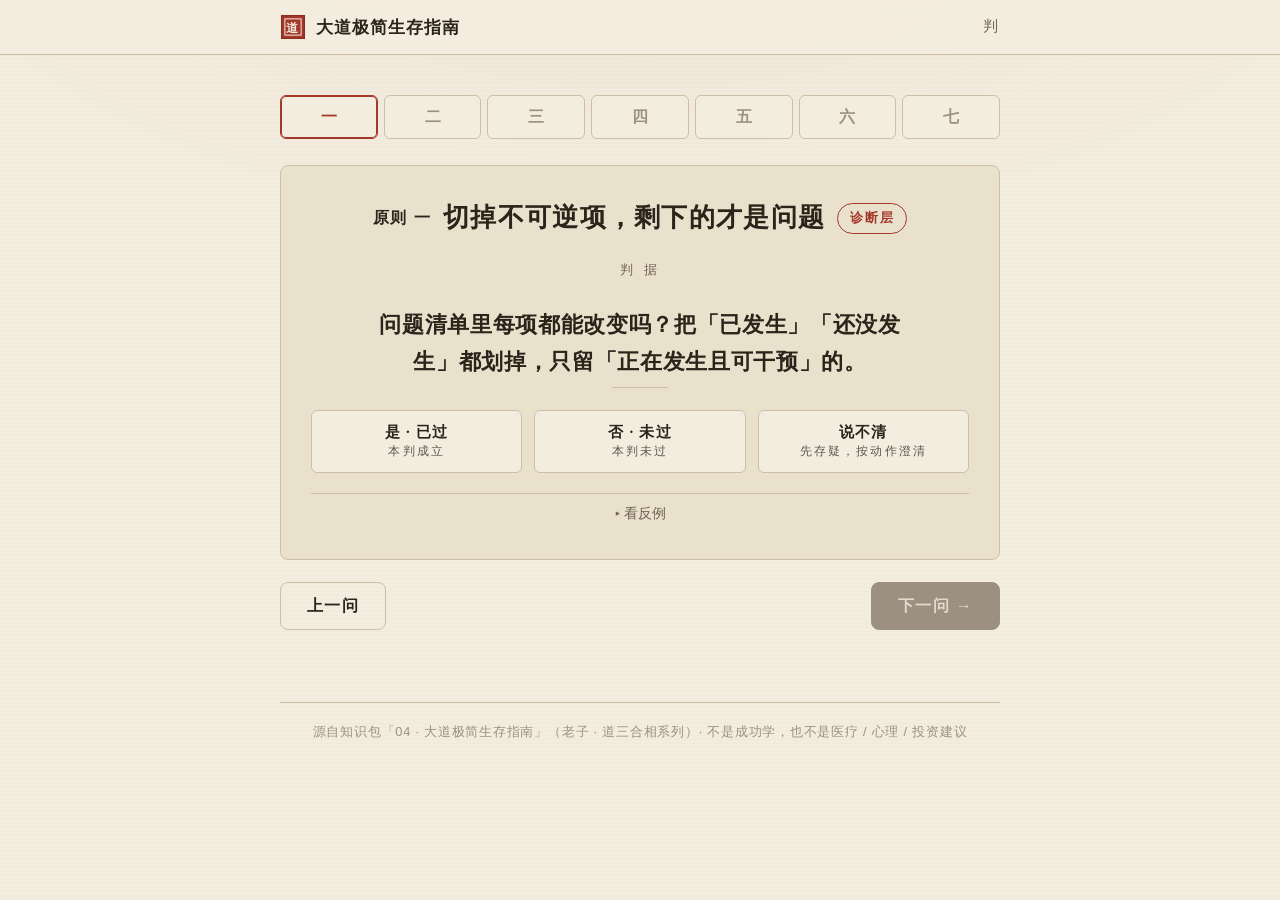
<file: apps/samples/dao-survival-guide/index.html>
<!DOCTYPE html>
<html lang="zh-CN">
<head>
<meta charset="UTF-8">
<meta name="viewport" content="width=device-width, initial-scale=1">
<title>大道极简生存指南 · 七条判据</title>
<meta name="description" content="从「道生一一生二二生三」到两组行动三元组，收敛为七条可当场判定的原则。每条含判据、反例与一条 5 分钟可完成的最小动作。">
<link rel="stylesheet" href="https://miaoda.feishu.cn/fonts/css2?family=Noto+Serif+SC:wght@400;600;700;900&amp;family=Noto+Sans+SC:wght@300;400;500;700&amp;display=swap">
<link rel="stylesheet" href="styles.css">
</head>
<body>

<header class="topbar">
  <div class="topbar-inner">
    <button class="brand" id="brand-btn" type="button" aria-label="回到首页">
      <span class="brand-seal" aria-hidden="true">
        <svg viewBox="0 0 24 24" role="img" focusable="false">
          <rect x="1.5" y="1.5" width="21" height="21" fill="var(--cinnabar)" stroke="var(--cinnabar-deep)" stroke-width="1.2"/>
          <rect x="4.5" y="4.5" width="15" height="15" fill="none" stroke="var(--paper)" stroke-width="0.9"/>
          <text x="12" y="16.4" text-anchor="middle" font-family="'Noto Serif SC', 'Songti SC', serif" font-size="11" font-weight="700" fill="var(--paper)">道</text>
        </svg>
      </span>
      <span class="brand-name">大道极简生存指南</span>
    </button>
    <div class="topbar-step" id="topbar-step" aria-live="polite">序</div>
  </div>
</header>

<main id="app">

  <!-- ============ 序 ============ -->
  <section id="view-intro" class="view" hidden>
    <div class="intro-wrap">
      <p class="eyebrow">老子 · 道三合相 · 收敛产物</p>
      <h1 class="hero-title">大道极简生存指南</h1>
      <p class="hero-sub">七条判据 · 每条当场回答是 / 否 · 全文不超过 1200 字</p>

      <div class="intro-rule" aria-hidden="true"><span></span></div>

      <div class="intro-cols">
        <div class="paper-card intro-card">
          <h2 class="card-title">本指南是什么</h2>
          <p>四条概念链探究的收敛产物。7 条原则，每条判据都能当场回答是 / 否；每条含判据、反例，与一条 5 分钟可完成的最小动作。</p>
        </div>
        <div class="paper-card intro-card">
          <h2 class="card-title">本指南不是什么</h2>
          <p>不是成功学，不是鸡汤，不是修炼建议，不是任何形式的医疗 / 心理 / 投资建议。</p>
        </div>
      </div>

      <button class="btn btn-primary btn-start" id="btn-start" type="button">
        开始诊断
        <span class="btn-arrow" aria-hidden="true">→</span>
      </button>

      <div class="bound-note">
        <strong>适用于</strong>：个人成长、职业决策、关系处理、协作与系统设计、复盘与自我诊断。
        <br>
        <strong>不适用于</strong>：临床心理健康问题（本指南不是治疗，危机情形须转专业干预）；需要即时行动的安全场景（先处理事，再处理问题清单）；医疗、法律、财税、投资的专业判断；「等状态好了再开始」的情形（先做出来，状态在做的过程中形成）。
      </div>
    </div>
  </section>

  <!-- ============ 判（七问） ============ -->
  <section id="view-judge" class="view" hidden>
    <nav class="progress" id="progress" aria-label="七条判据进度"></nav>
    <div class="judge-card paper-card" id="judge-card"></div>
    <div class="judge-nav">
      <button class="btn btn-ghost" id="btn-prev" type="button">上一问</button>
      <button class="btn btn-primary" id="btn-next" type="button" disabled>下一问 →</button>
    </div>
  </section>

  <!-- ============ 状（结果） ============ -->
  <section id="view-result" class="view" hidden>
    <div class="doc-head">
      <h1 class="doc-title">判状</h1>
      <p class="doc-sub">大道极简生存指南 · 七条判据当场裁定</p>
    </div>
    <div class="big-stamp" id="big-stamp" aria-hidden="true">
      <span class="stamp-line1" id="stamp-line1">已过</span>
      <span class="stamp-line2" id="stamp-line2">0 / 7</span>
    </div>
    <div class="layer-list" id="layer-list"></div>
    <div class="paper-card warn-card" id="order-warn" hidden>
      <h2 class="card-title">顺序不可颠倒</h2>
      <p>诊断在前，能力在后。跳过一、二直接做三、四、五，是空谈。</p>
    </div>
    <div class="bound-note">
      <strong>边界提醒</strong>：本指南不是治疗，临床心理健康问题请转专业干预；需要即时行动的安全场景，先处理事，再处理问题清单；不含医疗、法律、财税、投资的专业建议。
    </div>
    <div class="result-actions">
      <button class="btn btn-primary" id="btn-retry" type="button">重新诊断</button>
      <button class="btn btn-ghost" id="btn-table" type="button">查看七条表</button>
    </div>
  </section>

  <!-- ============ 表（最短版本） ============ -->
  <section id="view-table" class="view" hidden>
    <div class="table-head">
      <h1 class="doc-title">七条 · 最短版本</h1>
      <p class="doc-sub">可直接抄走的一句话判据</p>
    </div>
    <div class="table-wrap">
      <table class="seven-table">
        <thead>
          <tr><th scope="col">#</th><th scope="col">原则</th><th scope="col">一句话判据</th></tr>
        </thead>
        <tbody>
          <tr><td>一</td><td>切掉不可逆项</td><td>这件事我能改变吗？不能就划掉</td></tr>
          <tr><td>二</td><td>说不清阻塞就不是问题</td><td>它阻塞了什么具体结果？</td></tr>
          <tr><td>三</td><td>先做出一件东西</td><td>技能清单里有实际验证的项吗？</td></tr>
          <tr><td>四</td><td>真需求是能力/状态</td><td>能写成「能 X」或「处于 X 状态」吗？</td></tr>
          <tr><td>五</td><td>拒绝对你有利的</td><td>上月拒绝过一次诱惑吗？</td></tr>
          <tr><td>六</td><td>二元对立必有第三项</td><td>找 30 秒，问「有没有第三项」</td></tr>
          <tr><td>七</td><td>先设计连接</td><td>谁给谁、给什么、什么格式？</td></tr>
        </tbody>
      </table>
    </div>
    <div class="paper-card note-card">
      <h2 class="card-title">七条的内在结构</h2>
      <p><strong>一、二</strong> 属于<strong>诊断层</strong>（真问题 · 真需求 · 真目标），回答「该做什么」；<strong>三、四、五</strong> 属于<strong>能力层</strong>（品质 · 技能 · 身份），回答「我能做什么」；<strong>六</strong> 是「二生三」的行动版，把二元对立整合出第三项；<strong>七</strong> 是「三 = 关系位」的行动版，先设计连接而非两端。</p>
      <p><strong>顺序不可颠倒</strong>：诊断在前，能力在后。跳过一、二直接做三、四、五，是空谈。</p>
    </div>
    <div class="result-actions">
      <button class="btn btn-ghost" id="btn-back-result" type="button">← 返回判状</button>
      <button class="btn btn-primary" id="btn-restart" type="button">重新诊断</button>
    </div>
  </section>

</main>

<footer class="footer">
  <p>源自知识包「04 · 大道极简生存指南」（老子 · 道三合相系列）· 不是成功学，也不是医疗 / 心理 / 投资建议</p>
</footer>

<script src="app.js"></script>
</body>
</html>
</file>
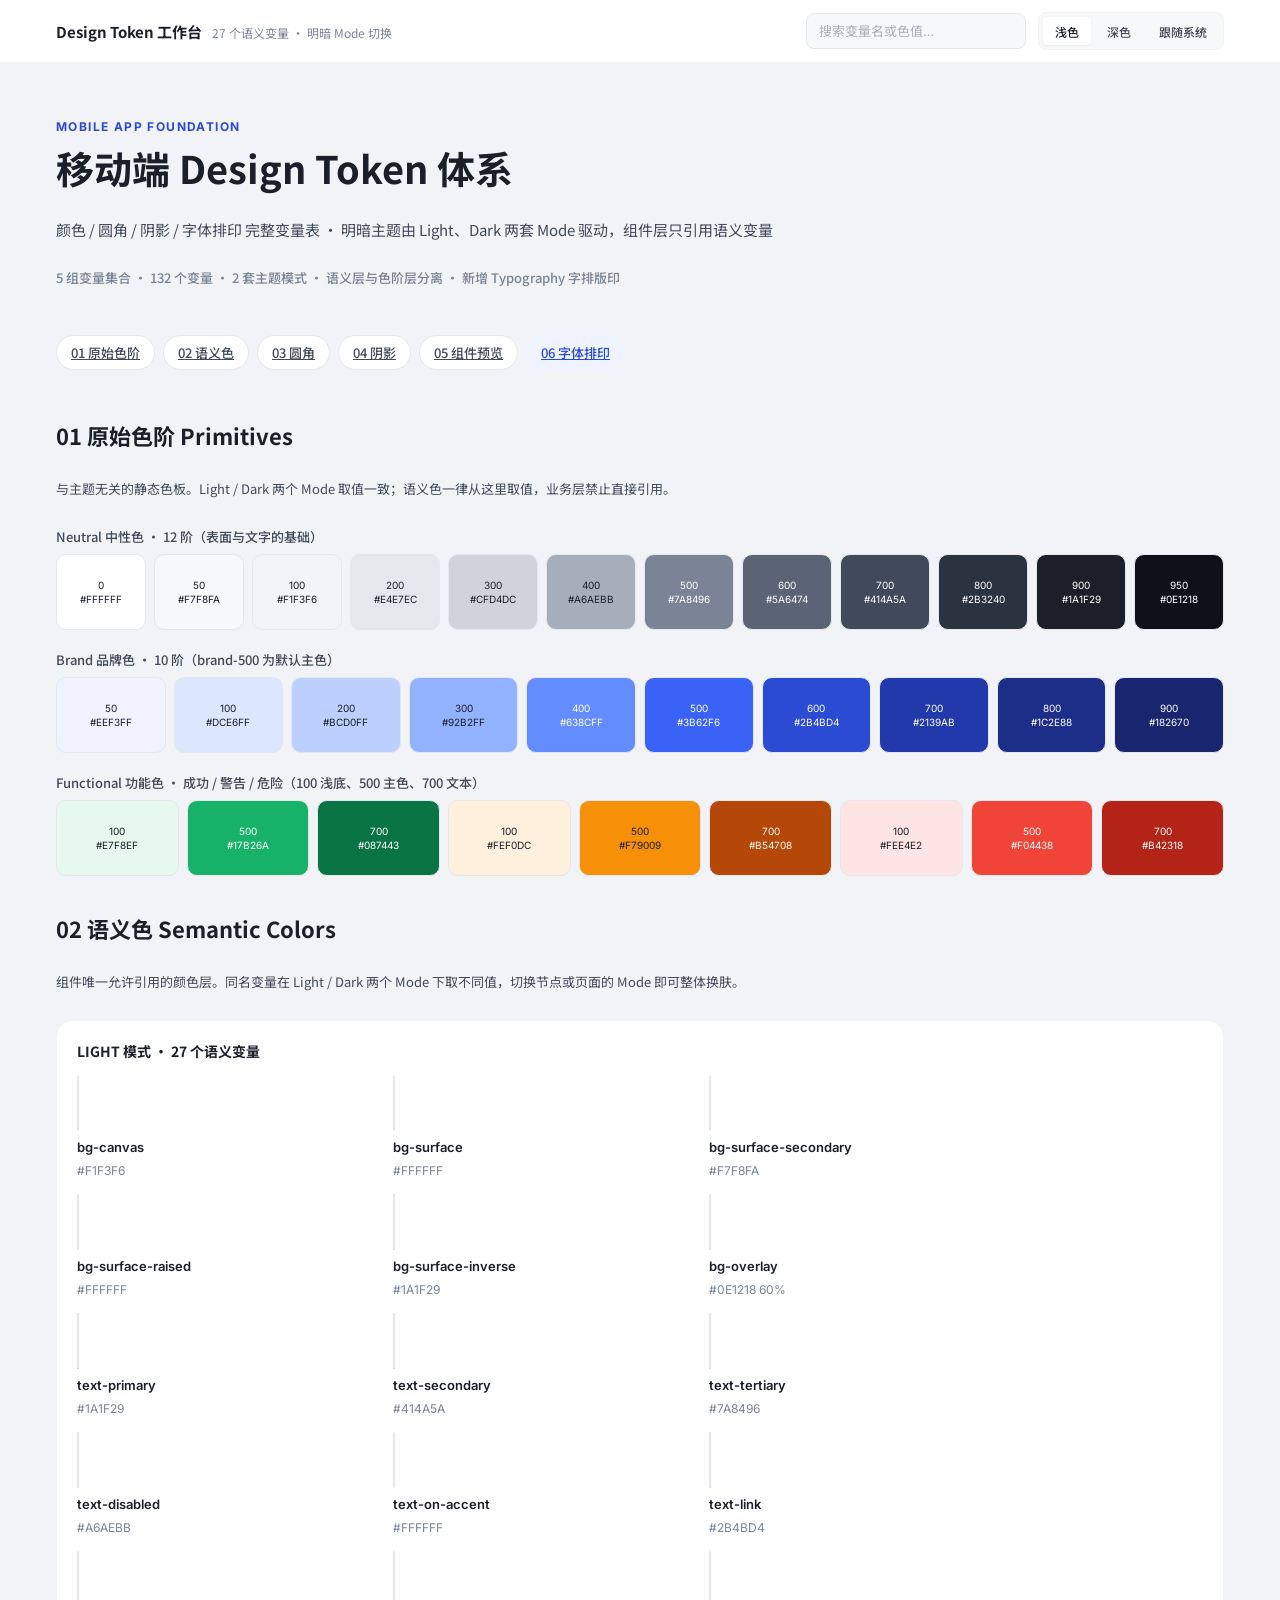
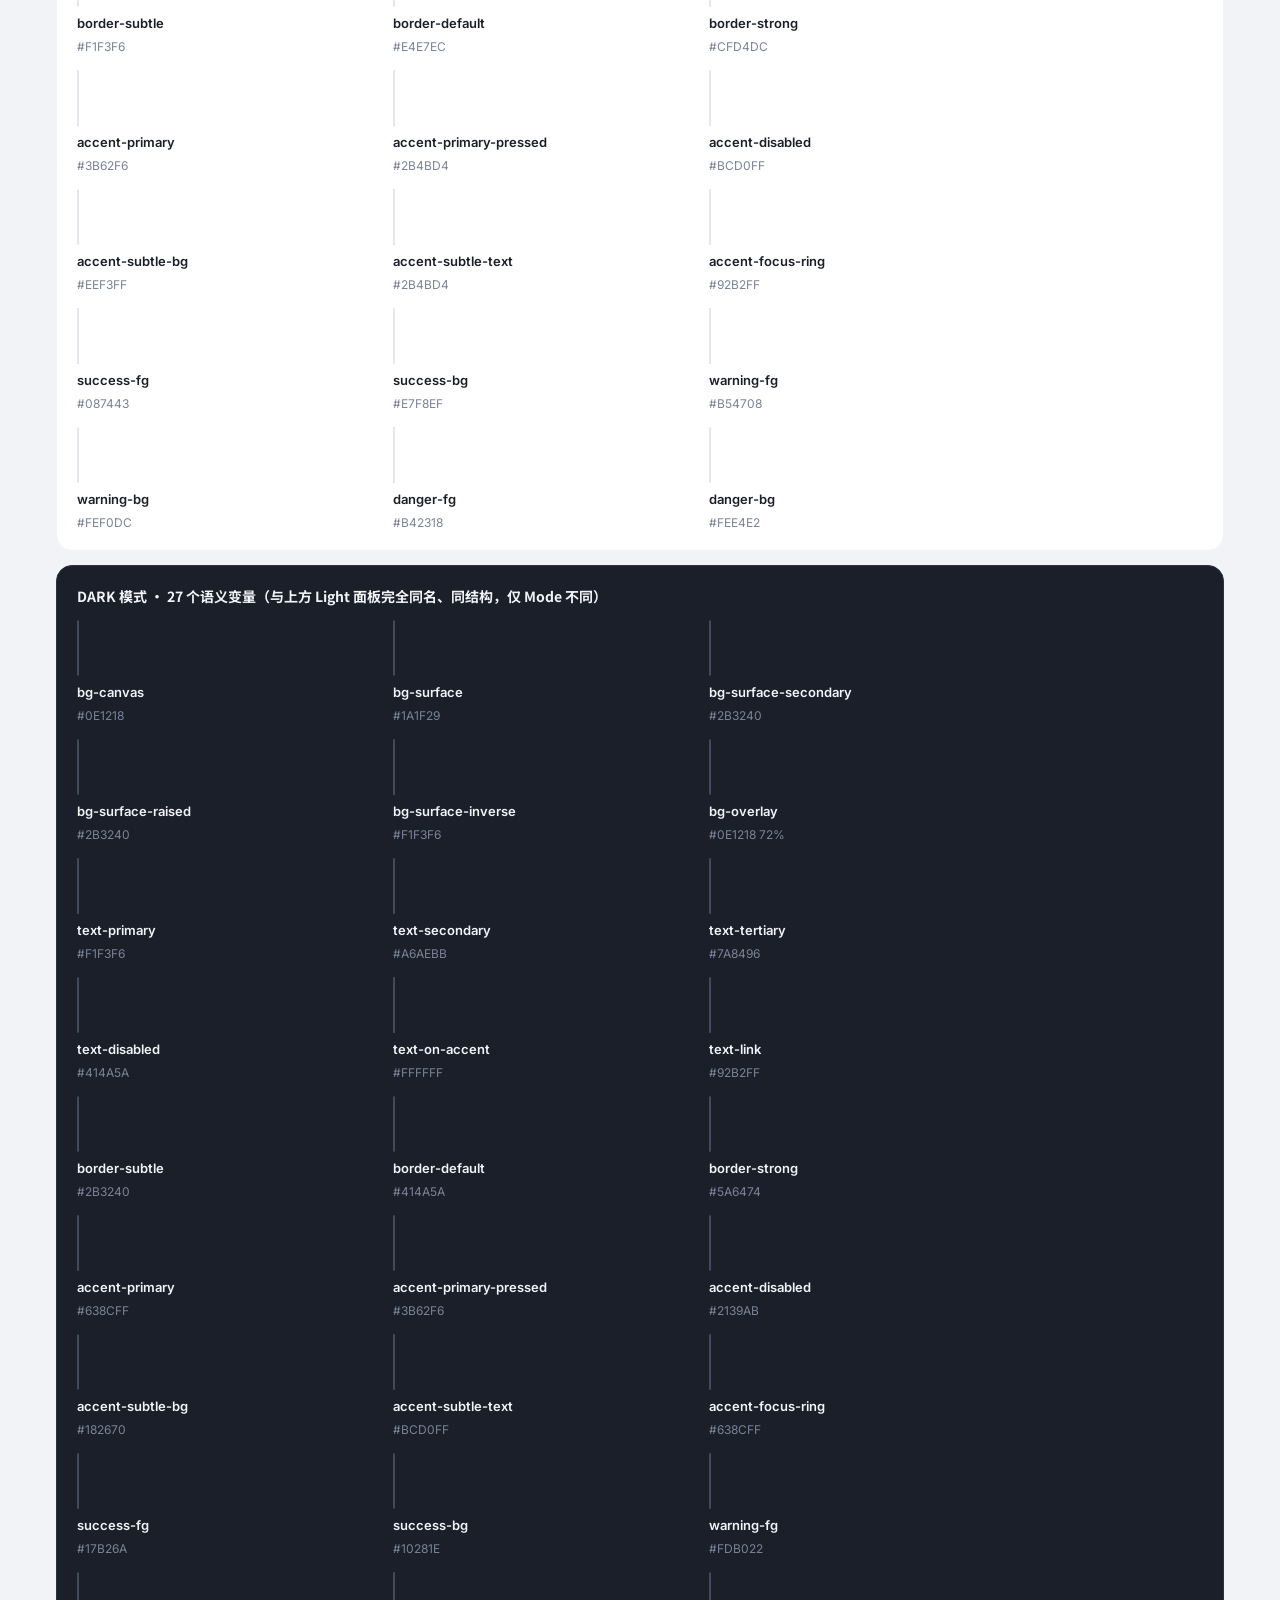
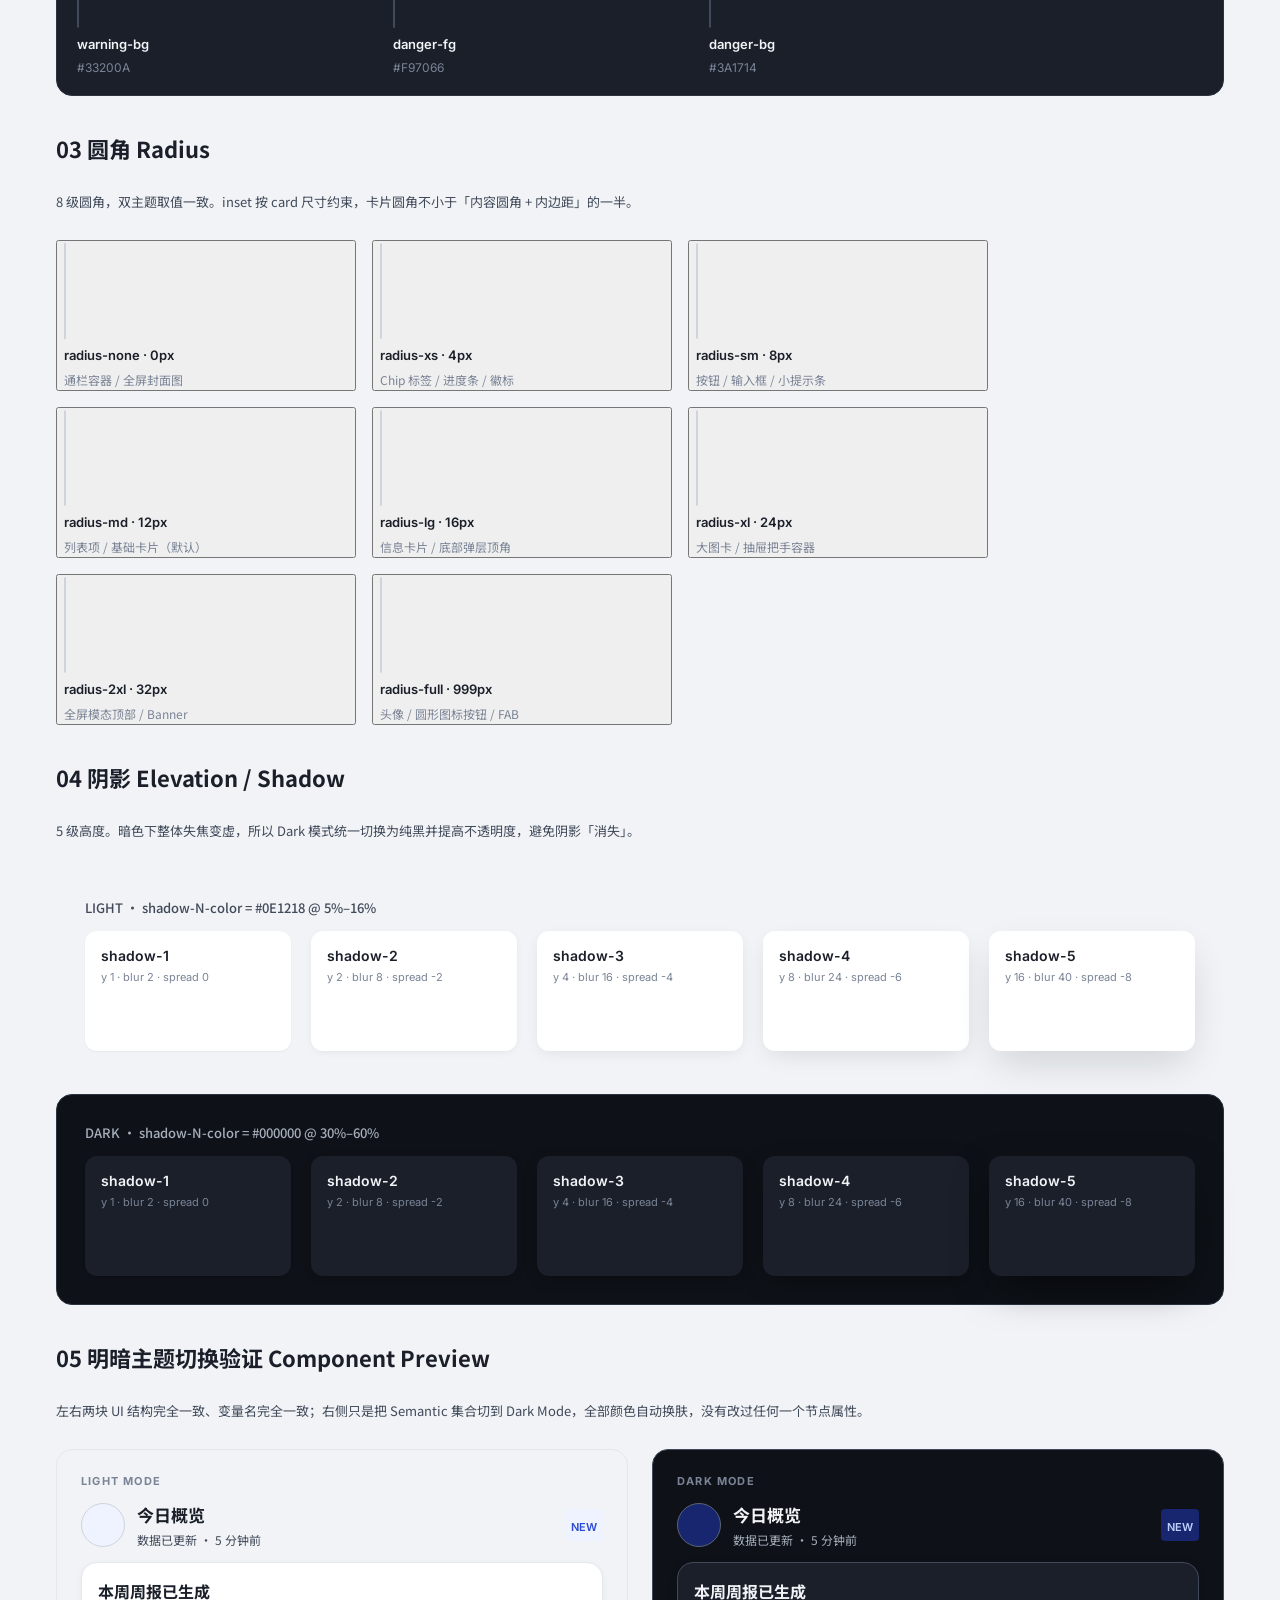
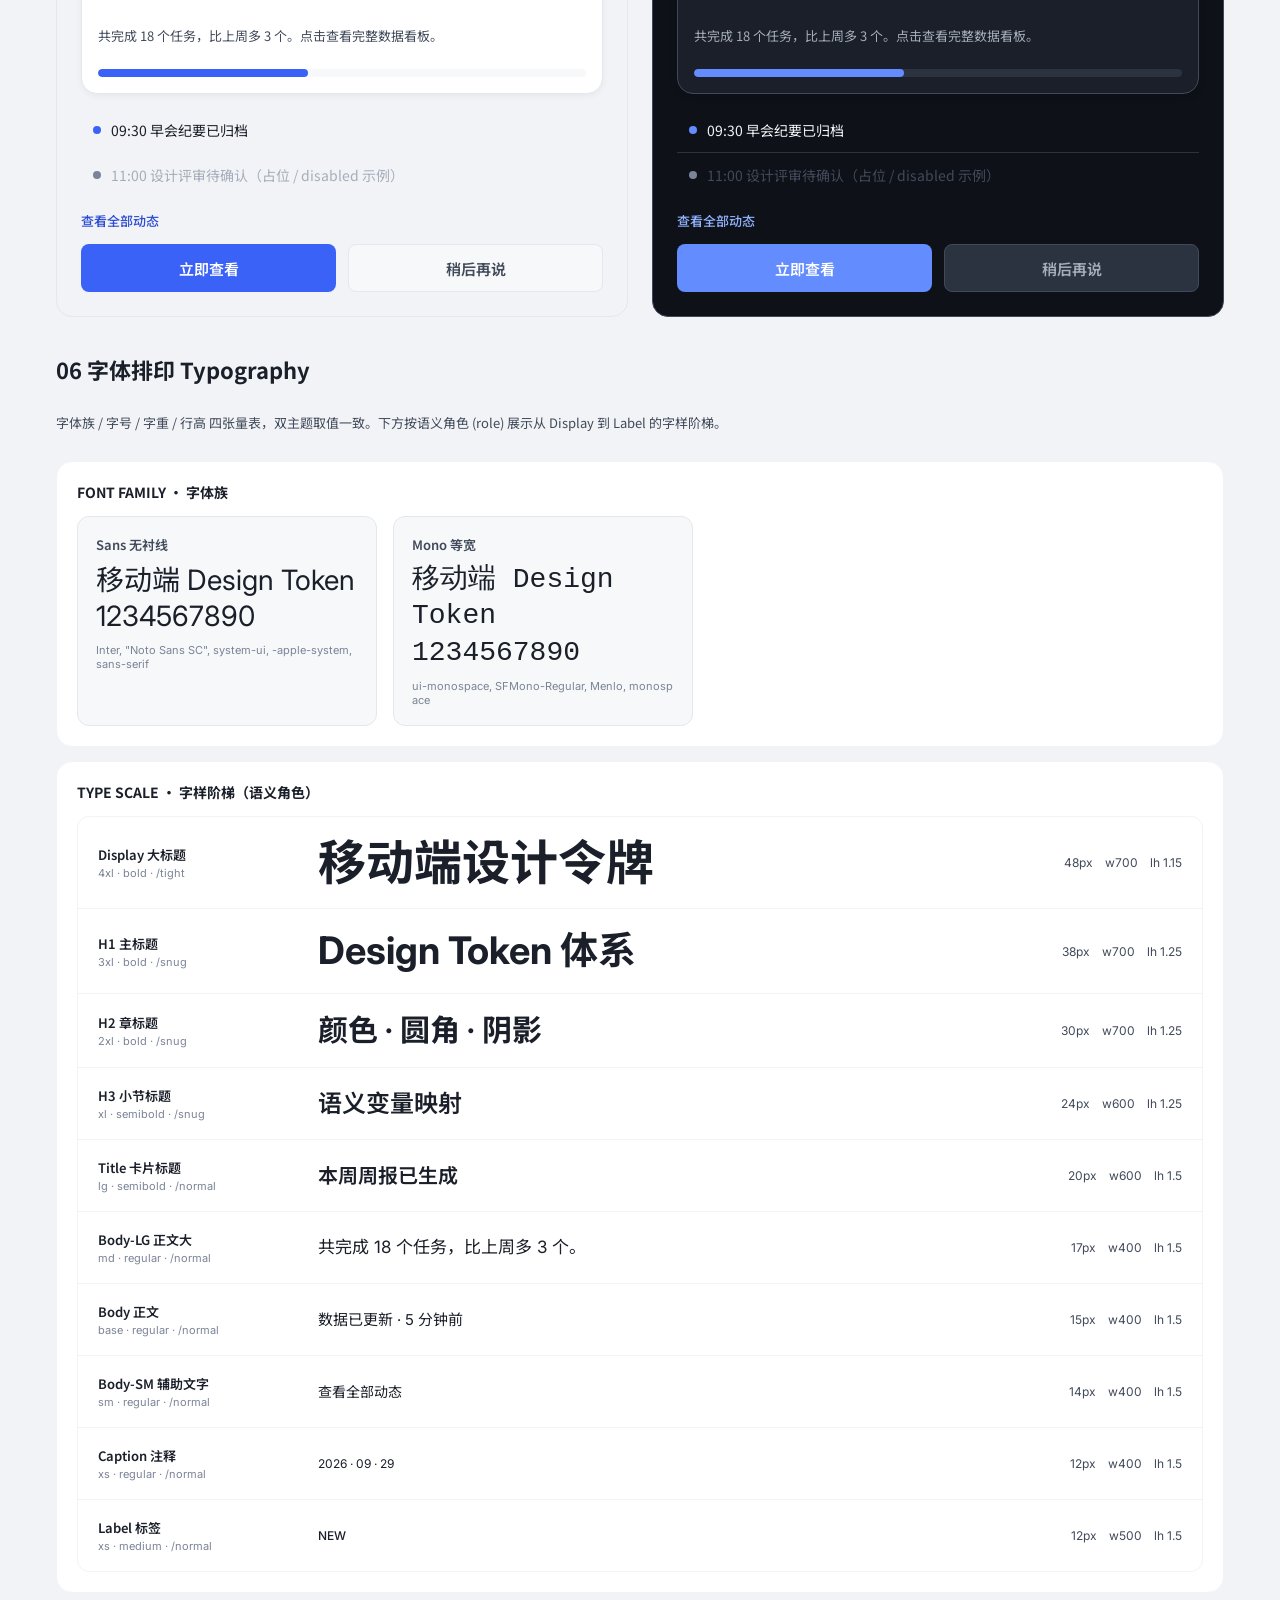
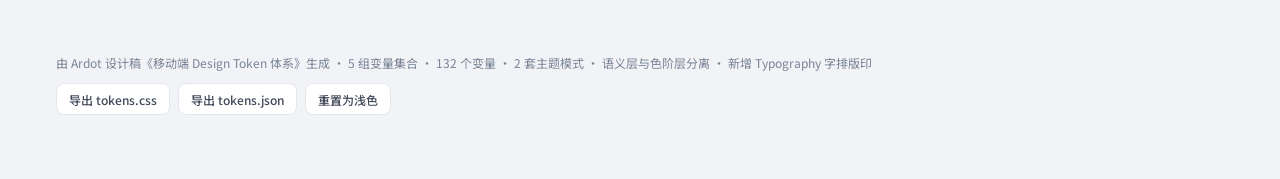
<file: apps/samples/mobile-design-tokens/index.html>
<!DOCTYPE html>
<html lang="zh-CN" class="theme-root">
  <head>
    <meta charset="UTF-8" />
    <meta name="viewport" content="width=device-width, initial-scale=1.0" />
    <title>移动端 Design Token 体系</title>
    <meta
      name="description"
      content="从 Ardot 设计稿生成的 Design Token 应用：颜色 / 圆角 / 阴影 / 字体排印 完整变量表，支持明暗主题实时切换。"
    />
    <link rel="preconnect" href="https://fonts.googleapis.com" />
    <link rel="preconnect" href="https://fonts.gstatic.com" crossorigin />
    <link
      href="https://fonts.googleapis.com/css2?family=Inter:wght@400;500;600;700&family=Noto+Sans+SC:wght@400;500;600;700&display=swap"
      rel="stylesheet"
    />
    <link rel="stylesheet" href="styles/tokens.css" />
    <link rel="stylesheet" href="styles/app.css" />
  </head>
  <body>
    <!-- ================= 顶栏（应用外壳，Token 驱动） ================= -->
    <header class="app-bar">
      <div class="app-bar__inner">
        <div class="app-bar__brand">
          <span class="app-bar__title">Design Token 工作台</span>
          <span class="app-bar__meta" id="app-meta"></span>
        </div>
        <div class="app-bar__tools">
          <div class="search">
            <input
              id="search"
              class="search__input"
              type="search"
              placeholder="搜索变量名或色值…"
              autocomplete="off"
              aria-label="搜索 Design Token"
            />
          </div>
          <div class="switch" role="group" aria-label="主题模式">
            <button class="switch__btn" type="button" data-theme="light">
              浅色
            </button>
            <button class="switch__btn" type="button" data-theme="dark">
              深色
            </button>
            <button class="switch__btn" type="button" data-theme="auto">
              跟随系统
            </button>
          </div>
        </div>
      </div>
    </header>

    <main class="page">
      <!-- ================= 页头 ================= -->
      <div class="page-head">
        <span class="page-head__tag">MOBILE APP FOUNDATION</span>
        <h1 class="page-head__title">移动端 Design Token 体系</h1>
        <p class="page-head__sub">
          颜色 / 圆角 / 阴影 / 字体排印 完整变量表 · 明暗主题由 Light、Dark 两套
          Mode 驱动，组件层只引用语义变量
        </p>
        <span class="page-head__meta" id="page-meta"></span>
      </div>

      <!-- ================= 章节导航 ================= -->
      <nav class="nav" id="nav" aria-label="章节导航">
        <a class="nav__chip" href="#section-primitives">01 原始色阶</a>
        <a class="nav__chip" href="#section-semantic">02 语义色</a>
        <a class="nav__chip" href="#section-radius">03 圆角</a>
        <a class="nav__chip" href="#section-shadow">04 阴影</a>
        <a class="nav__chip" href="#section-preview">05 组件预览</a>
        <a class="nav__chip" href="#section-typography">06 字体排印</a>
      </nav>

      <!-- ================= 01 原始色阶 ================= -->
      <section class="section" id="section-primitives">
        <h2 class="section__title">01 原始色阶 Primitives</h2>
        <p class="section__desc">
          与主题无关的静态色板。Light / Dark 两个 Mode
          取值一致；语义色一律从这里取值，业务层禁止直接引用。
        </p>
        <div id="primitives-groups" style="display: flex; flex-direction: column; gap: 20px"></div>
      </section>

      <!-- ================= 02 语义色 ================= -->
      <section class="section" id="section-semantic">
        <h2 class="section__title">02 语义色 Semantic Colors</h2>
        <p class="section__desc">
          组件唯一允许引用的颜色层。同名变量在 Light / Dark 两个 Mode
          下取不同值，切换节点或页面的 Mode 即可整体换肤。
        </p>

        <div class="panel theme-light">
          <h3 class="panel__title">LIGHT 模式 · 27 个语义变量</h3>
          <div class="grid" id="semantic-light"></div>
        </div>

        <div class="panel theme-dark">
          <h3 class="panel__title">
            DARK 模式 · 27 个语义变量（与上方 Light 面板完全同名、同结构，仅
            Mode 不同）
          </h3>
          <div class="grid" id="semantic-dark"></div>
        </div>
      </section>

      <!-- ================= 03 圆角 ================= -->
      <section class="section" id="section-radius">
        <h2 class="section__title">03 圆角 Radius</h2>
        <p class="section__desc">
          8 级圆角，双主题取值一致。inset 按 card 尺寸约束，卡片圆角不小于「内容圆角
          + 内边距」的一半。
        </p>
        <div class="grid" id="radius-grid"></div>
      </section>

      <!-- ================= 04 阴影 ================= -->
      <section class="section" id="section-shadow">
        <h2 class="section__title">04 阴影 Elevation / Shadow</h2>
        <p class="section__desc">
          5 级高度。暗色下整体失焦变虚，所以 Dark
          模式统一切换为纯黑并提高不透明度，避免阴影「消失」。
        </p>

        <div class="stand theme-light">
          <span class="stand__title">LIGHT · shadow-N-color = #0E1218 @ 5%–16%</span>
          <div class="stand__row" id="shadow-light"></div>
        </div>

        <div class="stand theme-dark">
          <span class="stand__title">DARK · shadow-N-color = #000000 @ 30%–60%</span>
          <div class="stand__row" id="shadow-dark"></div>
        </div>
      </section>

      <!-- ================= 05 组件预览 ================= -->
      <section class="section" id="section-preview">
        <h2 class="section__title">
          05 明暗主题切换验证 Component Preview
        </h2>
        <p class="section__desc">
          左右两块 UI 结构完全一致、变量名完全一致；右侧只是把 Semantic 集合切到
          Dark Mode，全部颜色自动换肤，没有改过任何一个节点属性。
        </p>

        <div class="preview-row">
          <!-- ---- Light 预览（强制 Light 作用域） ---- -->
          <div class="preview theme-light">
            <span class="preview__mode">LIGHT MODE</span>

            <div class="preview__head">
              <div class="preview__avatar"></div>
              <div class="preview__titles">
                <span class="preview__page-title">今日概览</span>
                <span class="preview__page-sub">数据已更新 · 5 分钟前</span>
              </div>
              <div class="preview__badge"><span>NEW</span></div>
            </div>

            <div class="card">
              <span class="card__title">本周周报已生成</span>
              <p class="card__body">
                共完成 18 个任务，比上周多 3 个。点击查看完整数据看板。
              </p>
              <div class="progress">
                <div class="progress__fill"></div>
              </div>
            </div>

            <div class="list">
              <div class="list__item">
                <span class="list__dot list__dot--accent"></span>
                <span class="list__text">09:30 早会纪要已归档</span>
              </div>
              <div class="list__divider"></div>
              <div class="list__item">
                <span class="list__dot list__dot--muted"></span>
                <span class="list__text list__text--disabled"
                  >11:00 设计评审待确认（占位 / disabled 示例）</span
                >
              </div>
            </div>

            <button class="preview__link" type="button">查看全部动态</button>

            <div class="button-row">
              <button class="btn btn--primary" type="button">立即查看</button>
              <button class="btn btn--secondary" type="button">稍后再说</button>
            </div>
          </div>

          <!-- ---- Dark 预览（强制 Dark 作用域，结构与文案完全相同） ---- -->
          <div class="preview theme-dark">
            <span class="preview__mode">DARK MODE</span>

            <div class="preview__head">
              <div class="preview__avatar"></div>
              <div class="preview__titles">
                <span class="preview__page-title">今日概览</span>
                <span class="preview__page-sub">数据已更新 · 5 分钟前</span>
              </div>
              <div class="preview__badge"><span>NEW</span></div>
            </div>

            <div class="card">
              <span class="card__title">本周周报已生成</span>
              <p class="card__body">
                共完成 18 个任务，比上周多 3 个。点击查看完整数据看板。
              </p>
              <div class="progress">
                <div class="progress__fill"></div>
              </div>
            </div>

            <div class="list">
              <div class="list__item">
                <span class="list__dot list__dot--accent"></span>
                <span class="list__text">09:30 早会纪要已归档</span>
              </div>
              <div class="list__divider"></div>
              <div class="list__item">
                <span class="list__dot list__dot--muted"></span>
                <span class="list__text list__text--disabled"
                  >11:00 设计评审待确认（占位 / disabled 示例）</span
                >
              </div>
            </div>

            <button class="preview__link" type="button">查看全部动态</button>

            <div class="button-row">
              <button class="btn btn--primary" type="button">立即查看</button>
              <button class="btn btn--secondary" type="button">稍后再说</button>
            </div>
          </div>
        </div>
      </section>

      <!-- ================= 06 字体排印 ================= -->
      <section class="section" id="section-typography">
        <h2 class="section__title">06 字体排印 Typography</h2>
        <p class="section__desc">
          字体族 / 字号 / 字重 / 行高 四张量表，双主题取值一致。下方按语义角色
          (role) 展示从 Display 到 Label 的字样阶梯。
        </p>

        <div class="panel theme-light">
          <h3 class="panel__title">FONT FAMILY · 字体族</h3>
          <div class="grid grid--fonts" id="type-fonts"></div>
        </div>

        <div class="panel theme-light">
          <h3 class="panel__title">TYPE SCALE · 字样阶梯（语义角色）</h3>
          <div class="type-scale" id="type-scale"></div>
        </div>
      </section>

      <footer class="foot">
        <span id="foot-meta"></span>
        <div class="foot__actions">
          <button class="foot__btn" type="button" id="export-css">
            导出 tokens.css
          </button>
          <button class="foot__btn" type="button" id="export-json">
            导出 tokens.json
          </button>
          <button class="foot__btn" type="button" id="reset-theme">
            重置为浅色
          </button>
        </div>
      </footer>
    </main>

    <div class="toast" id="toast" role="status" aria-live="polite"></div>

    <script src="scripts/tokens.js"></script>
    <script src="scripts/app.js"></script>
  </body>
</html>
</file>
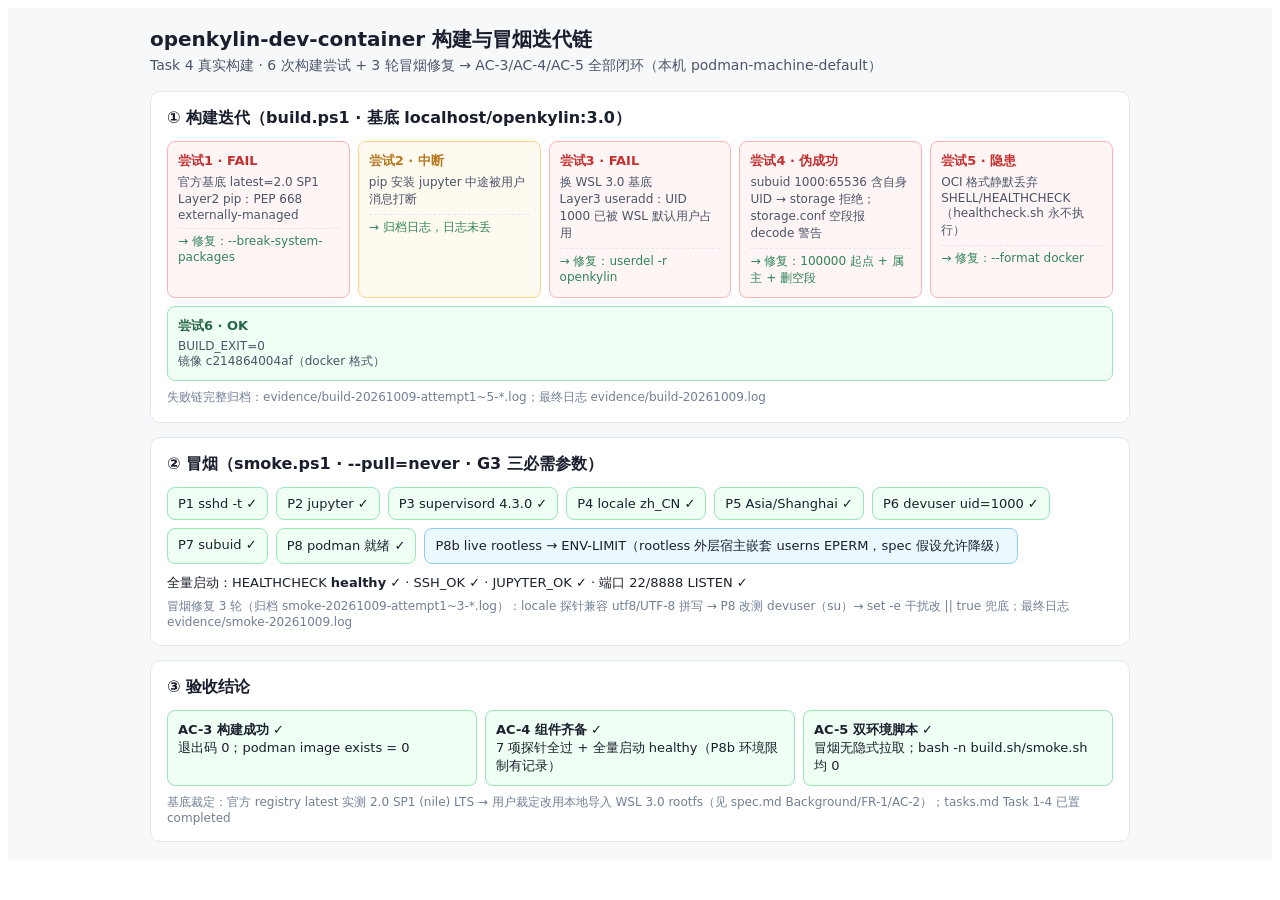
<file: .trae/specs/infra-env/openkylin-dev-container/evidence/build-smoke-iteration-chain-20261009.html>
<html style="margin:0;padding:0;">
<title>openkylin-dev-container 构建与冒烟迭代链（2026-10-09）</title>
<div style="width:100%;box-sizing:border-box;font-family:system-ui,'Segoe UI',sans-serif;background:#f7f8fa;padding:18px;color:#1a1f2e;">
  <div style="max-width:980px;margin:0 auto;">
    <h2 style="margin:0 0 4px;font-size:20px;">openkylin-dev-container 构建与冒烟迭代链</h2>
    <p style="margin:0 0 16px;font-size:14px;color:#4a5568;">Task 4 真实构建 · 6 次构建尝试 + 3 轮冒烟修复 → AC-3/AC-4/AC-5 全部闭环（本机 podman-machine-default）</p>

    <!-- 构建迭代 -->
    <div style="background:#fff;border:1px solid #e2e8f0;border-radius:10px;padding:16px;margin-bottom:14px;">
      <h3 style="margin:0 0 12px;font-size:16px;">① 构建迭代（build.ps1 · 基底 localhost/openkylin:3.0）</h3>
      <div style="display:flex;flex-direction:column;gap:0;">
        <div style="display:flex;flex-wrap:wrap;gap:8px;align-items:stretch;">
          <div style="flex:1;min-width:150px;background:#fff5f5;border:1px solid #feb2b2;border-radius:8px;padding:10px;">
            <div style="font-size:13px;font-weight:700;color:#c53030;">尝试1 · FAIL</div>
            <div style="font-size:12px;color:#4a5568;margin-top:4px;">官方基底 latest=2.0 SP1<br>Layer2 pip：PEP 668 externally-managed</div>
            <div style="font-size:12px;color:#2f855a;margin-top:6px;border-top:1px dashed #e2e8f0;padding-top:4px;">→ 修复：--break-system-packages</div>
          </div>
          <div style="flex:1;min-width:150px;background:#fffaf0;border:1px solid #fbd38d;border-radius:8px;padding:10px;">
            <div style="font-size:13px;font-weight:700;color:#b7791f;">尝试2 · 中断</div>
            <div style="font-size:12px;color:#4a5568;margin-top:4px;">pip 安装 jupyter 中途被用户消息打断</div>
            <div style="font-size:12px;color:#2f855a;margin-top:6px;border-top:1px dashed #e2e8f0;padding-top:4px;">→ 归档日志，日志未丢</div>
          </div>
          <div style="flex:1;min-width:150px;background:#fff5f5;border:1px solid #feb2b2;border-radius:8px;padding:10px;">
            <div style="font-size:13px;font-weight:700;color:#c53030;">尝试3 · FAIL</div>
            <div style="font-size:12px;color:#4a5568;margin-top:4px;">换 WSL 3.0 基底<br>Layer3 useradd：UID 1000 已被 WSL 默认用户占用</div>
            <div style="font-size:12px;color:#2f855a;margin-top:6px;border-top:1px dashed #e2e8f0;padding-top:4px;">→ 修复：userdel -r openkylin</div>
          </div>
          <div style="flex:1;min-width:150px;background:#fff5f5;border:1px solid #feb2b2;border-radius:8px;padding:10px;">
            <div style="font-size:13px;font-weight:700;color:#c53030;">尝试4 · 伪成功</div>
            <div style="font-size:12px;color:#4a5568;margin-top:4px;">subuid 1000:65536 含自身 UID → storage 拒绝；storage.conf 空段报 decode 警告</div>
            <div style="font-size:12px;color:#2f855a;margin-top:6px;border-top:1px dashed #e2e8f0;padding-top:4px;">→ 修复：100000 起点 + 属主 + 删空段</div>
          </div>
          <div style="flex:1;min-width:150px;background:#fff5f5;border:1px solid #feb2b2;border-radius:8px;padding:10px;">
            <div style="font-size:13px;font-weight:700;color:#c53030;">尝试5 · 隐患</div>
            <div style="font-size:12px;color:#4a5568;margin-top:4px;">OCI 格式静默丢弃 SHELL/HEALTHCHECK（healthcheck.sh 永不执行）</div>
            <div style="font-size:12px;color:#2f855a;margin-top:6px;border-top:1px dashed #e2e8f0;padding-top:4px;">→ 修复：--format docker</div>
          </div>
          <div style="flex:1;min-width:150px;background:#f0fff4;border:1px solid #9ae6b4;border-radius:8px;padding:10px;">
            <div style="font-size:13px;font-weight:700;color:#276749;">尝试6 · OK</div>
            <div style="font-size:12px;color:#4a5568;margin-top:4px;">BUILD_EXIT=0<br>镜像 c214864004af（docker 格式）</div>
          </div>
        </div>
        <div style="font-size:12px;color:#718096;margin-top:8px;">失败链完整归档：evidence/build-20261009-attempt1~5-*.log；最终日志 evidence/build-20261009.log</div>
      </div>
    </div>

    <!-- 冒烟 -->
    <div style="background:#fff;border:1px solid #e2e8f0;border-radius:10px;padding:16px;margin-bottom:14px;">
      <h3 style="margin:0 0 12px;font-size:16px;">② 冒烟（smoke.ps1 · --pull=never · G3 三必需参数）</h3>
      <div style="display:flex;flex-wrap:wrap;gap:8px;">
        <div style="background:#f0fff4;border:1px solid #9ae6b4;border-radius:8px;padding:8px 10px;font-size:13px;">P1 sshd -t ✓</div>
        <div style="background:#f0fff4;border:1px solid #9ae6b4;border-radius:8px;padding:8px 10px;font-size:13px;">P2 jupyter ✓</div>
        <div style="background:#f0fff4;border:1px solid #9ae6b4;border-radius:8px;padding:8px 10px;font-size:13px;">P3 supervisord 4.3.0 ✓</div>
        <div style="background:#f0fff4;border:1px solid #9ae6b4;border-radius:8px;padding:8px 10px;font-size:13px;">P4 locale zh_CN ✓</div>
        <div style="background:#f0fff4;border:1px solid #9ae6b4;border-radius:8px;padding:8px 10px;font-size:13px;">P5 Asia/Shanghai ✓</div>
        <div style="background:#f0fff4;border:1px solid #9ae6b4;border-radius:8px;padding:8px 10px;font-size:13px;">P6 devuser uid=1000 ✓</div>
        <div style="background:#f0fff4;border:1px solid #9ae6b4;border-radius:8px;padding:8px 10px;font-size:13px;">P7 subuid ✓</div>
        <div style="background:#f0fff4;border:1px solid #9ae6b4;border-radius:8px;padding:8px 10px;font-size:13px;">P8 podman 就绪 ✓</div>
        <div style="background:#ebf8ff;border:1px solid #90cdf4;border-radius:8px;padding:8px 10px;font-size:13px;">P8b live rootless → ENV-LIMIT（rootless 外层宿主嵌套 userns EPERM，spec 假设允许降级）</div>
      </div>
      <div style="font-size:13px;margin-top:10px;color:#1a202c;">全量启动：HEALTHCHECK <b>healthy</b> ✓ · SSH_OK ✓ · JUPYTER_OK ✓ · 端口 22/8888 LISTEN ✓</div>
      <div style="font-size:12px;color:#718096;margin-top:6px;">冒烟修复 3 轮（归档 smoke-20261009-attempt1~3-*.log）：locale 探针兼容 utf8/UTF-8 拼写 → P8 改测 devuser（su）→ set -e 干扰改 || true 兜底；最终日志 evidence/smoke-20261009.log</div>
    </div>

    <!-- 验收 -->
    <div style="background:#fff;border:1px solid #e2e8f0;border-radius:10px;padding:16px;">
      <h3 style="margin:0 0 12px;font-size:16px;">③ 验收结论</h3>
      <div style="display:flex;flex-wrap:wrap;gap:8px;">
        <div style="flex:1;min-width:220px;background:#f0fff4;border:1px solid #9ae6b4;border-radius:8px;padding:10px;font-size:13px;">
          <b>AC-3 构建成功</b> ✓<br>退出码 0；podman image exists = 0
        </div>
        <div style="flex:1;min-width:220px;background:#f0fff4;border:1px solid #9ae6b4;border-radius:8px;padding:10px;font-size:13px;">
          <b>AC-4 组件齐备</b> ✓<br>7 项探针全过 + 全量启动 healthy（P8b 环境限制有记录）
        </div>
        <div style="flex:1;min-width:220px;background:#f0fff4;border:1px solid #9ae6b4;border-radius:8px;padding:10px;font-size:13px;">
          <b>AC-5 双环境脚本</b> ✓<br>冒烟无隐式拉取；bash -n build.sh/smoke.sh 均 0
        </div>
      </div>
      <div style="font-size:12px;color:#718096;margin-top:8px;">基底裁定：官方 registry latest 实测 2.0 SP1 (nile) LTS → 用户裁定改用本地导入 WSL 3.0 rootfs（见 spec.md Background/FR-1/AC-2）；tasks.md Task 1-4 已置 completed</div>
    </div>
  </div>
</div>
</html>
</file>
<file: apps/samples/dao-survival-guide/styles.css>
/* ============================================================
   大道极简生存指南 · 七条判据
   视觉方向：宣纸 · 墨 · 朱砂印（判牍/盖印）
   ============================================================ */

:root {
  --paper: #F3EDE0;
  --paper-2: #EAE1CD;
  --paper-3: #DFD3BA;
  --ink: #2A241B;
  --ink-2: #6E6353;
  --ink-3: #9C9080;
  --line: #CDBFA6;
  --cinnabar: #A4382B;
  --cinnabar-deep: #8A2E22;
  --ok-bg: rgba(164, 56, 43, 0.08);
  --fail-bg: rgba(42, 36, 27, 0.06);
  --radius: 8px;
  --serif: "Noto Serif SC", "Source Han Serif SC", "Songti SC", STSong, SimSun, serif;
  --sans: "Noto Sans SC", "Source Han Sans SC", "PingFang SC", "Microsoft YaHei", sans-serif;
}

* { box-sizing: border-box; }

html { scroll-behavior: smooth; }

body {
  margin: 0;
  min-height: 100vh;
  background:
    radial-gradient(1200px 520px at 50% -8%, rgba(164, 56, 43, 0.05), transparent 60%),
    repeating-linear-gradient(0deg, rgba(42, 36, 27, 0.016) 0 1px, transparent 1px 4px),
    var(--paper);
  color: var(--ink);
  font-family: var(--sans);
  font-weight: 400;
  line-height: 1.75;
  -webkit-font-smoothing: antialiased;
}

/* ---------- 顶栏 ---------- */
.topbar {
  position: sticky;
  top: 0;
  z-index: 10;
  background: rgba(243, 237, 224, 0.92);
  backdrop-filter: blur(6px);
  border-bottom: 1px solid var(--line);
}
.topbar-inner {
  max-width: 760px;
  margin: 0 auto;
  padding: 10px 20px;
  display: flex;
  align-items: center;
  justify-content: space-between;
  gap: 16px;
}
.brand {
  display: inline-flex;
  align-items: center;
  gap: 10px;
  padding: 4px 6px;
  margin-left: -6px;
  border: 0;
  background: none;
  color: var(--ink);
  font-family: var(--serif);
  font-size: 1.05rem;
  font-weight: 700;
  letter-spacing: 0.06em;
  cursor: pointer;
  border-radius: 6px;
}
.brand:focus-visible { outline: 2px solid var(--cinnabar); outline-offset: 2px; }
.brand-seal { display: inline-block; width: 26px; height: 26px; flex: none; }
.brand-seal svg { display: block; width: 100%; height: 100%; }
.topbar-step {
  font-family: var(--serif);
  font-size: 0.92rem;
  color: var(--ink-2);
  letter-spacing: 0.12em;
  white-space: nowrap;
}

/* ---------- 主区 ---------- */
#app { max-width: 760px; margin: 0 auto; padding: 40px 20px 72px; }
.view { display: block; }
.view[hidden] { display: none; }

/* ---------- 通用纸卡 ---------- */
.paper-card {
  background: linear-gradient(180deg, var(--paper-2), var(--paper-2));
  border: 1px solid var(--line);
  border-radius: var(--radius);
  padding: 20px 22px;
}
.card-title {
  margin: 0 0 8px;
  font-family: var(--serif);
  font-size: 1.02rem;
  font-weight: 700;
  letter-spacing: 0.08em;
}
.card-title::before {
  content: "";
  display: inline-block;
  width: 8px;
  height: 8px;
  margin-right: 10px;
  background: var(--cinnabar);
  transform: rotate(45deg);
  vertical-align: 0.12em;
}

/* ---------- 按钮 ---------- */
.btn {
  display: inline-flex;
  align-items: center;
  justify-content: center;
  gap: 8px;
  min-height: 48px;
  padding: 12px 26px;
  border-radius: var(--radius);
  font-family: var(--serif);
  font-size: 1.02rem;
  font-weight: 700;
  letter-spacing: 0.08em;
  cursor: pointer;
  border: 1px solid var(--line);
  background: var(--paper);
  color: var(--ink);
  transition: background 0.18s ease, color 0.18s ease, border-color 0.18s ease, transform 0.12s ease;
}
.btn:focus-visible { outline: 2px solid var(--cinnabar); outline-offset: 2px; }
.btn:active { transform: translateY(1px); }
.btn-primary {
  background: var(--cinnabar);
  border-color: var(--cinnabar-deep);
  color: var(--paper);
}
.btn-primary:hover { background: var(--cinnabar-deep); }
.btn-primary:disabled {
  background: var(--ink-3);
  border-color: var(--ink-3);
  color: rgba(243, 237, 224, 0.8);
  cursor: not-allowed;
}
.btn-ghost { background: transparent; }
.btn-ghost:hover { border-color: var(--ink-2); background: rgba(42, 36, 27, 0.05); }
.btn-arrow { font-family: var(--sans); font-weight: 500; }

/* ---------- 序 ---------- */
.intro-wrap { text-align: center; }
.eyebrow {
  margin: 0 0 6px;
  font-size: 0.86rem;
  letter-spacing: 0.32em;
  color: var(--ink-2);
}
.hero-title {
  margin: 0;
  font-family: var(--serif);
  font-size: clamp(2.3rem, 7vw, 3.6rem);
  font-weight: 900;
  letter-spacing: 0.14em;
  line-height: 1.25;
}
.hero-sub {
  margin: 10px 0 0;
  font-size: 1.02rem;
  color: var(--ink-2);
  letter-spacing: 0.1em;
}
.intro-rule {
  display: flex;
  align-items: center;
  justify-content: center;
  gap: 10px;
  margin: 30px 0;
}
.intro-rule::before, .intro-rule::after {
  content: "";
  height: 1px;
  width: min(140px, 30%);
  background: var(--line);
}
.intro-rule span {
  width: 10px;
  height: 10px;
  border: 1px solid var(--cinnabar);
  transform: rotate(45deg);
}
.intro-cols {
  display: grid;
  grid-template-columns: 1fr 1fr;
  gap: 16px;
  text-align: left;
  margin-bottom: 30px;
}
.intro-card p { margin: 0; font-size: 0.96rem; color: var(--ink); }
.btn-start { margin: 0 auto 34px; min-width: 220px; }
.bound-note {
  max-width: 640px;
  margin: 0 auto;
  padding: 16px 20px;
  border-top: 1px solid var(--line);
  border-bottom: 1px solid var(--line);
  font-size: 0.86rem;
  color: var(--ink-2);
  text-align: left;
}

/* ---------- 判（七问） ---------- */
.progress {
  display: flex;
  justify-content: space-between;
  gap: 6px;
  margin: 0 0 26px;
}
.progress-cell {
  flex: 1 1 0;
  min-height: 44px;
  display: flex;
  align-items: center;
  justify-content: center;
  border: 1px solid var(--line);
  border-radius: 6px;
  background: var(--paper);
  color: var(--ink-3);
  font-family: var(--serif);
  font-size: 0.98rem;
  font-weight: 700;
  cursor: pointer;
  transition: background 0.18s ease, color 0.18s ease, border-color 0.18s ease;
}
.progress-cell:focus-visible { outline: 2px solid var(--cinnabar); outline-offset: 2px; }
.progress-cell.done-pass {
  background: var(--cinnabar);
  border-color: var(--cinnabar-deep);
  color: var(--paper);
}
.progress-cell.done-fail {
  background: var(--ink);
  border-color: var(--ink);
  color: var(--paper);
}
.progress-cell.current {
  border-color: var(--cinnabar);
  color: var(--cinnabar);
  box-shadow: inset 0 0 0 1px var(--cinnabar);
  animation: breathe 2.4s ease-in-out infinite;
}
@keyframes breathe {
  0%, 100% { background: var(--paper); }
  50% { background: var(--ok-bg); }
}

.judge-card { padding: 30px 30px 26px; text-align: center; }
.judge-top {
  display: flex;
  align-items: center;
  justify-content: center;
  gap: 12px;
  flex-wrap: wrap;
  margin-bottom: 18px;
}
.judge-num {
  font-family: var(--serif);
  font-size: 1.02rem;
  font-weight: 700;
  letter-spacing: 0.1em;
}
.judge-name {
  font-family: var(--serif);
  font-size: clamp(1.25rem, 3.4vw, 1.6rem);
  font-weight: 700;
  letter-spacing: 0.05em;
}
.layer-chip {
  display: inline-flex;
  align-items: center;
  padding: 3px 12px;
  border: 1px solid var(--cinnabar);
  color: var(--cinnabar);
  border-radius: 999px;
  font-size: 0.8rem;
  letter-spacing: 0.14em;
  font-family: var(--serif);
  font-weight: 600;
}
.judge-rule { margin: 0 auto 22px; width: 56px; height: 1px; background: var(--line); }
.judge-question {
  margin: 0 auto 6px;
  max-width: 560px;
  font-family: var(--serif);
  font-size: clamp(1.12rem, 3vw, 1.38rem);
  font-weight: 700;
  line-height: 1.7;
  letter-spacing: 0.03em;
}
.judge-qlabel {
  margin: 0 0 24px;
  font-size: 0.82rem;
  letter-spacing: 0.28em;
  color: var(--ink-2);
}
.answer-row {
  display: grid;
  grid-template-columns: repeat(3, 1fr);
  gap: 12px;
  margin-bottom: 20px;
}
.btn-seal {
  min-height: 60px;
  flex-direction: column;
  gap: 2px;
  font-size: 0.94rem;
  border-radius: 6px;
}
.btn-seal small {
  font-family: var(--sans);
  font-weight: 400;
  font-size: 0.74rem;
  letter-spacing: 0.18em;
  opacity: 0.75;
}
.btn-seal.sel-pass {
  background: var(--cinnabar);
  border-color: var(--cinnabar-deep);
  color: var(--paper);
}
.btn-seal.sel-fail, .btn-seal.sel-unsure {
  background: var(--ink);
  border-color: var(--ink);
  color: var(--paper);
}
.judge-hint {
  min-height: 44px;
  display: none;
  align-items: center;
  justify-content: center;
  gap: 8px;
  margin: 0;
  padding: 10px 14px;
  border-radius: 6px;
  background: var(--fail-bg);
  border: 1px dashed var(--ink-3);
  font-size: 0.9rem;
  color: var(--ink);
  text-align: left;
}
.judge-hint strong { font-family: var(--serif); }
.judge-hint.show { display: flex; }
.judge-hint.pass-hint { background: var(--ok-bg); border-style: solid; border-color: var(--cinnabar); }

.counter-toggle {
  display: block;
  width: 100%;
  margin-top: 16px;
  padding: 10px 0;
  border: 0;
  border-top: 1px solid var(--line);
  background: none;
  color: var(--ink-2);
  font-family: var(--sans);
  font-size: 0.88rem;
  cursor: pointer;
  text-align: center;
}
.counter-toggle:focus-visible { outline: 2px solid var(--cinnabar); outline-offset: 2px; }
.counter-body {
  display: none;
  margin: 12px 0 0;
  padding: 12px 16px;
  border-radius: 6px;
  background: rgba(42, 36, 27, 0.04);
  font-size: 0.9rem;
  color: var(--ink-2);
  text-align: left;
}
.counter-body.show { display: block; }
.counter-body .label { color: var(--cinnabar); font-weight: 600; margin-right: 6px; }

.judge-nav {
  display: flex;
  justify-content: space-between;
  gap: 12px;
  margin-top: 22px;
}

/* ---------- 状（结果） ---------- */
.doc-head { text-align: center; margin-bottom: 26px; }
.doc-title {
  margin: 0;
  font-family: var(--serif);
  font-size: clamp(1.9rem, 5.4vw, 2.6rem);
  font-weight: 900;
  letter-spacing: 0.22em;
}
.doc-sub { margin: 8px 0 0; font-size: 0.92rem; color: var(--ink-2); letter-spacing: 0.1em; }

.big-stamp {
  width: 148px;
  height: 148px;
  margin: 0 auto 32px;
  display: flex;
  flex-direction: column;
  align-items: center;
  justify-content: center;
  gap: 4px;
  background: var(--cinnabar);
  border: 5px double var(--cinnabar-deep);
  border-radius: 6px;
  color: var(--paper);
  transform: rotate(-4deg);
  box-shadow: 0 6px 18px rgba(138, 46, 34, 0.25);
}
.big-stamp .stamp-line1 {
  font-family: var(--serif);
  font-size: 1.5rem;
  font-weight: 700;
  letter-spacing: 0.4em;
  margin-left: 0.4em;
}
.big-stamp .stamp-line2 {
  font-family: var(--serif);
  font-size: 1.9rem;
  font-weight: 900;
  letter-spacing: 0.08em;
}

.layer-list {
  display: grid;
  gap: 14px;
  margin-bottom: 26px;
}
.layer-row {
  padding: 18px 20px;
  border: 1px solid var(--line);
  border-radius: var(--radius);
  background: var(--paper-2);
}
.layer-head {
  display: flex;
  align-items: baseline;
  justify-content: space-between;
  gap: 12px;
  flex-wrap: wrap;
  margin-bottom: 4px;
}
.layer-name { font-family: var(--serif); font-size: 1.08rem; font-weight: 700; letter-spacing: 0.1em; }
.layer-ask { font-size: 0.84rem; color: var(--ink-2); }
.layer-count {
  font-family: var(--serif);
  font-size: 0.95rem;
  color: var(--ink-2);
  white-space: nowrap;
}
.layer-items { list-style: none; margin: 10px 0 0; padding: 0; display: grid; gap: 8px; }
.layer-item {
  display: flex;
  align-items: flex-start;
  gap: 10px;
  padding: 10px 12px;
  border-radius: 6px;
  background: rgba(243, 237, 224, 0.55);
  font-size: 0.9rem;
  line-height: 1.6;
}
.layer-item .status {
  flex: none;
  width: 34px;
  height: 34px;
  display: inline-flex;
  align-items: center;
  justify-content: center;
  border-radius: 4px;
  font-family: var(--serif);
  font-weight: 700;
  font-size: 0.92rem;
  margin-top: 1px;
}
.layer-item.pass .status { background: var(--cinnabar); color: var(--paper); }
.layer-item.fail .status { background: var(--ink); color: var(--paper); }
.layer-item .item-body { flex: 1 1 auto; }
.layer-item .item-name { font-family: var(--serif); font-weight: 700; margin-right: 8px; }
.layer-item .item-act { display: block; color: var(--ink-2); font-size: 0.86rem; margin-top: 2px; }
.layer-item .item-act strong { color: var(--cinnabar); font-weight: 600; }

.warn-card { border-color: var(--cinnabar); background: var(--ok-bg); margin-bottom: 26px; }

.result-actions {
  display: flex;
  justify-content: center;
  gap: 14px;
  flex-wrap: wrap;
  margin-top: 28px;
}

/* ---------- 表（最短版本） ---------- */
.table-head { text-align: center; margin-bottom: 26px; }
.table-wrap {
  border: 1px solid var(--line);
  border-radius: var(--radius);
  overflow: hidden;
  margin-bottom: 26px;
}
.seven-table { width: 100%; border-collapse: collapse; background: var(--paper-2); }
.seven-table th, .seven-table td {
  padding: 12px 16px;
  text-align: left;
  border-bottom: 1px solid var(--line);
  vertical-align: top;
}
.seven-table thead th {
  font-family: var(--serif);
  font-size: 0.9rem;
  letter-spacing: 0.2em;
  color: var(--paper);
  background: var(--ink);
  border-bottom: 0;
}
.seven-table td:first-child {
  font-family: var(--serif);
  font-weight: 700;
  color: var(--cinnabar);
  white-space: nowrap;
}
.seven-table tbody tr:last-child td { border-bottom: 0; }
.seven-table td:nth-child(2) { font-family: var(--serif); font-weight: 700; white-space: nowrap; }
.seven-table td:last-child { color: var(--ink-2); }

.note-card { margin-bottom: 0; }
.note-card p { margin: 0 0 8px; font-size: 0.94rem; }
.note-card p:last-child { margin-bottom: 0; }

/* ---------- 页脚 ---------- */
.footer {
  max-width: 760px;
  margin: 0 auto;
  padding: 0 20px 36px;
  text-align: center;
}
.footer p {
  margin: 0;
  padding-top: 18px;
  border-top: 1px solid var(--line);
  font-size: 0.8rem;
  color: var(--ink-3);
  letter-spacing: 0.06em;
}

/* ---------- 响应式 ---------- */
@media (max-width: 560px) {
  #app { padding: 28px 14px 56px; }
  .intro-cols { grid-template-columns: 1fr; }
  .answer-row { grid-template-columns: 1fr; gap: 10px; }
  .btn-seal { min-height: 52px; }
  .judge-card { padding: 22px 18px 20px; }
  .judge-nav .btn { flex: 1 1 0; padding: 12px 10px; }
  .progress { gap: 4px; }
  .progress-cell { font-size: 0.86rem; }
  .big-stamp { width: 128px; height: 128px; }
}

@media (prefers-reduced-motion: reduce) {
  *, *::before, *::after {
    animation-duration: 0.01ms !important;
    animation-iteration-count: 1 !important;
    transition-duration: 0.01ms !important;
  }
  html { scroll-behavior: auto; }
}
</file>
<file: apps/samples/mobile-design-tokens/styles/tokens.css>
/* =============================================================
   Design Tokens —— 源文件：Ardot 画布《移动端 Design Token 体系》
   5 组变量集合：Primitives / Semantic / Radius / Shadow / Typography
   2 套主题模式：Light（默认） / Dark

   换肤机制（与设计稿一致）：
   所有组件只引用「语义变量」，明暗切换 = 切换变量集合的 Mode，
   不修改任何组件自身属性。
     · <html class="theme-root">  → Light
     · <html class="theme-dark">  → Dark
     · <html class="theme-auto">  → 跟随系统 prefers-color-scheme
     · 任意容器加 .theme-light / .theme-dark → 局部强制该模式
       （自定义属性在元素自身上的声明优先于继承值，因此可用于
         页面内的「Light / Dark 对照面板」）
   ============================================================= */

/* ------------------------------------------------------------
   1) Light 模式（默认）
   ------------------------------------------------------------ */
.theme-root,
.theme-light {
  /* Primitives · 与主题无关的静态色板（Light / Dark 取值一致） */
  --neutral-0: #ffffff;
  --neutral-50: #f7f8fa;
  --neutral-100: #f1f3f6;
  --neutral-200: #e4e7ec;
  --neutral-300: #cfd4dc;
  --neutral-400: #a6aebb;
  --neutral-500: #7a8496;
  --neutral-600: #5a6474;
  --neutral-700: #414a5a;
  --neutral-800: #2b3240;
  --neutral-900: #1a1f29;
  --neutral-950: #0e1218;

  --brand-50: #eef3ff;
  --brand-100: #dce6ff;
  --brand-200: #bcd0ff;
  --brand-300: #92b2ff;
  --brand-400: #638cff;
  --brand-500: #3b62f6;
  --brand-600: #2b4bd4;
  --brand-700: #2139ab;
  --brand-800: #1c2e88;
  --brand-900: #182670;

  --success-100: #e7f8ef;
  --success-500: #17b26a;
  --success-700: #087443;
  --warning-100: #fef0dc;
  --warning-500: #f79009;
  --warning-700: #b54708;
  --danger-100: #fee4e2;
  --danger-500: #f04438;
  --danger-700: #b42318;

  /* Semantic · 背景 */
  --bg-canvas: #f1f3f6;
  --bg-surface: #ffffff;
  --bg-surface-secondary: #f7f8fa;
  --bg-surface-raised: #ffffff;
  --bg-surface-inverse: #1a1f29;
  --bg-overlay: rgba(14, 18, 24, 0.6); /* #0E1218 @ 60% */

  /* Semantic · 文字 */
  --text-primary: #1a1f29;
  --text-secondary: #414a5a;
  --text-tertiary: #7a8496;
  --text-disabled: #a6aebb;
  --text-on-accent: #ffffff;
  --text-link: #2b4bd4;

  /* Semantic · 描边 */
  --border-subtle: #f1f3f6;
  --border-default: #e4e7ec;
  --border-strong: #cfd4dc;

  /* Semantic · 主色 */
  --accent-primary: #3b62f6;
  --accent-primary-pressed: #2b4bd4;
  --accent-disabled: #bcd0ff;
  --accent-subtle-bg: #eef3ff;
  --accent-subtle-text: #2b4bd4;
  --accent-focus-ring: #92b2ff;

  /* Semantic · 功能色 */
  --success-fg: #087443;
  --success-bg: #e7f8ef;
  --warning-fg: #b54708;
  --warning-bg: #fef0dc;
  --danger-fg: #b42318;
  --danger-bg: #fee4e2;

  /* Shadow · Light 用同色系 #0E1218 @ 5%–16% */
  --shadow-1: 0 1px 2px 0 rgba(14, 18, 24, 0.05);
  --shadow-2: 0 2px 8px -2px rgba(14, 18, 24, 0.08);
  --shadow-3: 0 4px 16px -4px rgba(14, 18, 24, 0.1);
  --shadow-4: 0 8px 24px -6px rgba(14, 18, 24, 0.12);
  --shadow-5: 0 16px 40px -8px rgba(14, 18, 24, 0.16);
}

/* ------------------------------------------------------------
   2) Dark 模式
   ------------------------------------------------------------ */
.theme-dark {
  /* Primitives · 与设计稿一致，两 Mode 取值完全相同 */
  --neutral-0: #ffffff;
  --neutral-50: #f7f8fa;
  --neutral-100: #f1f3f6;
  --neutral-200: #e4e7ec;
  --neutral-300: #cfd4dc;
  --neutral-400: #a6aebb;
  --neutral-500: #7a8496;
  --neutral-600: #5a6474;
  --neutral-700: #414a5a;
  --neutral-800: #2b3240;
  --neutral-900: #1a1f29;
  --neutral-950: #0e1218;

  --brand-50: #eef3ff;
  --brand-100: #dce6ff;
  --brand-200: #bcd0ff;
  --brand-300: #92b2ff;
  --brand-400: #638cff;
  --brand-500: #3b62f6;
  --brand-600: #2b4bd4;
  --brand-700: #2139ab;
  --brand-800: #1c2e88;
  --brand-900: #182670;

  --success-100: #e7f8ef;
  --success-500: #17b26a;
  --success-700: #087443;
  --warning-100: #fef0dc;
  --warning-500: #f79009;
  --warning-700: #b54708;
  --danger-100: #fee4e2;
  --danger-500: #f04438;
  --danger-700: #b42318;

  /* Semantic · 背景 */
  --bg-canvas: #0e1218;
  --bg-surface: #1a1f29;
  --bg-surface-secondary: #2b3240;
  --bg-surface-raised: #2b3240;
  --bg-surface-inverse: #f1f3f6;
  --bg-overlay: rgba(14, 18, 24, 0.72); /* #0E1218 @ 72% */

  /* Semantic · 文字 */
  --text-primary: #f1f3f6;
  --text-secondary: #a6aebb;
  --text-tertiary: #7a8496;
  --text-disabled: #414a5a;
  --text-on-accent: #ffffff;
  --text-link: #92b2ff;

  /* Semantic · 描边 */
  --border-subtle: #2b3240;
  --border-default: #414a5a;
  --border-strong: #5a6474;

  /* Semantic · 主色 */
  --accent-primary: #638cff;
  --accent-primary-pressed: #3b62f6;
  --accent-disabled: #2139ab;
  --accent-subtle-bg: #182670;
  --accent-subtle-text: #bcd0ff;
  --accent-focus-ring: #638cff;

  /* Semantic · 功能色 */
  --success-fg: #17b26a;
  --success-bg: #10281e;
  --warning-fg: #fdb022;
  --warning-bg: #33200a;
  --danger-fg: #f97066;
  --danger-bg: #3a1714;

  /* Shadow · Dark 统一切纯黑 @ 30%–60%，避免阴影在深色面上「消失」 */
  --shadow-1: 0 1px 2px 0 rgba(0, 0, 0, 0.3);
  --shadow-2: 0 2px 8px -2px rgba(0, 0, 0, 0.36);
  --shadow-3: 0 4px 16px -4px rgba(0, 0, 0, 0.42);
  --shadow-4: 0 8px 24px -6px rgba(0, 0, 0, 0.5);
  --shadow-5: 0 16px 40px -8px rgba(0, 0, 0, 0.6);
}

/* ------------------------------------------------------------
   3) 跟随系统（theme-auto）
   ------------------------------------------------------------ */
@media (prefers-color-scheme: dark) {
  .theme-auto {
    --bg-canvas: #0e1218;
    --bg-surface: #1a1f29;
    --bg-surface-secondary: #2b3240;
    --bg-surface-raised: #2b3240;
    --bg-surface-inverse: #f1f3f6;
    --bg-overlay: rgba(14, 18, 24, 0.72);

    --text-primary: #f1f3f6;
    --text-secondary: #a6aebb;
    --text-tertiary: #7a8496;
    --text-disabled: #414a5a;
    --text-on-accent: #ffffff;
    --text-link: #92b2ff;

    --border-subtle: #2b3240;
    --border-default: #414a5a;
    --border-strong: #5a6474;

    --accent-primary: #638cff;
    --accent-primary-pressed: #3b62f6;
    --accent-disabled: #2139ab;
    --accent-subtle-bg: #182670;
    --accent-subtle-text: #bcd0ff;
    --accent-focus-ring: #638cff;

    --success-fg: #17b26a;
    --success-bg: #10281e;
    --warning-fg: #fdb022;
    --warning-bg: #33200a;
    --danger-fg: #f97066;
    --danger-bg: #3a1714;

    --shadow-1: 0 1px 2px 0 rgba(0, 0, 0, 0.3);
    --shadow-2: 0 2px 8px -2px rgba(0, 0, 0, 0.36);
    --shadow-3: 0 4px 16px -4px rgba(0, 0, 0, 0.42);
    --shadow-4: 0 8px 24px -6px rgba(0, 0, 0, 0.5);
    --shadow-5: 0 16px 40px -8px rgba(0, 0, 0, 0.6);
  }
}

/* ------------------------------------------------------------
   4) Radius —— 8 级圆角，双主题取值一致
   ------------------------------------------------------------ */
.theme-root,
.theme-light,
.theme-dark,
.theme-auto {
  --radius-none: 0px;
  --radius-xs: 4px;
  --radius-sm: 8px;
  --radius-md: 12px;
  --radius-lg: 16px;
  --radius-xl: 24px;
  --radius-2xl: 32px;
  --radius-full: 999px;

  /* 非颜色常量：色阶描边在任何主题下都用 neutral-200 */
  --ramp-outline: #e4e7ec;
  --ramp-on-dark: #ffffff;
  --ramp-on-light: #1a1f29;
}

/* ------------------------------------------------------------
   5) Typography —— 字体族 / 字号 / 字重 / 行高，双主题取值一致
   对应画布 Typography 变量集合（单 Value 模式，主题无关）
   ------------------------------------------------------------ */
.theme-root,
.theme-light,
.theme-dark,
.theme-auto {
  /* Font Family */
  --font-sans: "Inter", "Noto Sans SC", system-ui, -apple-system, sans-serif;
  --font-mono: ui-monospace, SFMono-Regular, Menlo, monospace;

  /* Font Size · 9 级 */
  --text-xs: 12px;
  --text-sm: 14px;
  --text-base: 15px;
  --text-md: 17px;
  --text-lg: 20px;
  --text-xl: 24px;
  --text-2xl: 30px;
  --text-3xl: 38px;
  --text-4xl: 48px;

  /* Font Weight · 4 级 */
  --weight-regular: 400;
  --weight-medium: 500;
  --weight-semibold: 600;
  --weight-bold: 700;

  /* Line Height · 4 级（无单位比值） */
  --leading-tight: 1.15;
  --leading-snug: 1.25;
  --leading-normal: 1.5;
  --leading-relaxed: 1.65;

  /* Type Roles · 语义化组合（weight / size / line-height / family） */
  --type-display: var(--weight-bold) var(--text-4xl) / var(--leading-tight) var(--font-sans);
  --type-h1: var(--weight-bold) var(--text-3xl) / var(--leading-snug) var(--font-sans);
  --type-h2: var(--weight-bold) var(--text-2xl) / var(--leading-snug) var(--font-sans);
  --type-h3: var(--weight-semibold) var(--text-xl) / var(--leading-snug) var(--font-sans);
  --type-title: var(--weight-semibold) var(--text-lg) / var(--leading-normal) var(--font-sans);
  --type-body-lg: var(--weight-regular) var(--text-md) / var(--leading-normal) var(--font-sans);
  --type-body: var(--weight-regular) var(--text-base) / var(--leading-normal) var(--font-sans);
  --type-body-sm: var(--weight-regular) var(--text-sm) / var(--leading-normal) var(--font-sans);
  --type-caption: var(--weight-regular) var(--text-xs) / var(--leading-normal) var(--font-sans);
  --type-label: var(--weight-medium) var(--text-xs) / var(--leading-normal) var(--font-sans);
}
</file>
<file: apps/samples/mobile-design-tokens/styles/app.css>
/* =============================================================
   App shell + 组件视觉还原
   严格对齐设计稿：宽度 1440 / padding 56 / 区块间距 36
   网格 300px 宽单元 + 16px gap（wrap），色阶 76px chip + 8px gap
   ============================================================= */

*,
*::before,
*::after {
  box-sizing: border-box;
}

html,
body {
  margin: 0;
  padding: 0;
}

body {
  background: var(--bg-canvas);
  color: var(--text-primary);
  font-family: "Inter", "Noto Sans SC", -apple-system, BlinkMacSystemFont,
    "Segoe UI", "PingFang SC", "Microsoft YaHei", sans-serif;
  -webkit-font-smoothing: antialiased;
  transition: background-color 0.24s ease, color 0.24s ease;
}

::selection {
  background: var(--accent-subtle-bg);
  color: var(--accent-subtle-text);
}

button {
  font-family: inherit;
  cursor: pointer;
}

:focus-visible {
  outline: none;
  box-shadow: 0 0 0 3px var(--accent-focus-ring);
}

/* ------------------------------ 顶栏 ------------------------------ */
.app-bar {
  position: sticky;
  top: 0;
  z-index: 20;
  background: var(--bg-surface);
  border-bottom: 1px solid var(--border-subtle);
  transition: background-color 0.24s ease, border-color 0.24s ease;
}

.app-bar__inner {
  max-width: 1440px;
  margin: 0 auto;
  padding: 12px 56px;
  display: flex;
  align-items: center;
  justify-content: space-between;
  gap: 16px;
}

.app-bar__brand {
  display: flex;
  align-items: baseline;
  gap: 10px;
  min-width: 0;
}

.app-bar__title {
  font-family: "Noto Sans SC", sans-serif;
  font-weight: 700;
  font-size: 15px;
  color: var(--text-primary);
  white-space: nowrap;
}

.app-bar__meta {
  font-family: "Noto Sans SC", sans-serif;
  font-size: 12px;
  color: var(--text-tertiary);
  white-space: nowrap;
  overflow: hidden;
  text-overflow: ellipsis;
}

.app-bar__tools {
  display: flex;
  align-items: center;
  gap: 12px;
}

/* 搜索框 */
.search {
  position: relative;
  display: flex;
  align-items: center;
}

.search__input {
  width: 220px;
  height: 36px;
  padding: 0 12px;
  font-family: "Inter", "Noto Sans SC", sans-serif;
  font-size: 13px;
  color: var(--text-primary);
  background: var(--bg-surface-secondary);
  border: 1px solid var(--border-default);
  border-radius: var(--radius-sm);
  transition: border-color 0.16s ease, box-shadow 0.16s ease;
}

.search__input::placeholder {
  color: var(--text-disabled);
}

.search__input:focus {
  outline: none;
  border-color: var(--accent-primary);
  box-shadow: 0 0 0 3px var(--accent-focus-ring);
}

/* 主题分段控件 */
.switch {
  display: flex;
  gap: 4px;
  padding: 4px;
  background: var(--bg-surface-secondary);
  border: 1px solid var(--border-subtle);
  border-radius: var(--radius-sm);
}

.switch__btn {
  height: 28px;
  padding: 0 12px;
  display: inline-flex;
  align-items: center;
  gap: 6px;
  font-family: "Noto Sans SC", sans-serif;
  font-size: 12px;
  font-weight: 500;
  color: var(--text-secondary);
  background: transparent;
  border: 0;
  border-radius: var(--radius-xs);
  transition: background-color 0.16s ease, color 0.16s ease,
    box-shadow 0.16s ease;
}

.switch__btn:hover {
  color: var(--text-primary);
}

.switch__btn[aria-pressed="true"] {
  background: var(--bg-surface);
  color: var(--text-primary);
  box-shadow: var(--shadow-1);
}

/* ------------------------------ 页面骨架 ------------------------------ */
.page {
  max-width: 1440px;
  margin: 0 auto;
  padding: 56px;
  display: flex;
  flex-direction: column;
  gap: 36px;
}

/* 页头（对应设计稿「页头」：gap 10） */
.page-head {
  display: flex;
  flex-direction: column;
  gap: 10px;
}

.page-head__tag {
  font-family: "Inter", sans-serif;
  font-size: 12px;
  font-weight: 700;
  letter-spacing: 1.4px;
  color: var(--text-link);
}

.page-head__title {
  margin: 0;
  font-family: "Noto Sans SC", sans-serif;
  font-size: 38px;
  font-weight: 700;
  line-height: 48px;
  color: var(--text-primary);
}

.page-head__sub {
  font-family: "Noto Sans SC", sans-serif;
  font-size: 15px;
  font-weight: 400;
  line-height: 26px;
  color: var(--text-secondary);
}

.page-head__meta {
  font-family: "Noto Sans SC", sans-serif;
  font-size: 13px;
  font-weight: 500;
  color: var(--text-tertiary);
}

/* 区块（对应设计稿各区块：gap 14） */
.section {
  display: flex;
  flex-direction: column;
  gap: 14px;
  scroll-margin-top: 96px;
}

.section__title {
  margin: 0;
  font-family: "Noto Sans SC", sans-serif;
  font-size: 22px;
  font-weight: 700;
  color: var(--text-primary);
}

.section__desc {
  font-family: "Noto Sans SC", sans-serif;
  font-size: 13px;
  font-weight: 400;
  line-height: 22px;
  color: var(--text-secondary);
}

/* ------------------------------ 章节导航 ------------------------------ */
.nav {
  position: sticky;
  top: 61px;
  z-index: 15;
  display: flex;
  gap: 8px;
  flex-wrap: wrap;
  padding: 12px 0;
  background: var(--bg-canvas);
  border-bottom: 1px solid var(--border-subtle);
  transition: background-color 0.24s ease, border-color 0.24s ease;
}

.nav__chip {
  padding: 7px 14px;
  font-family: "Noto Sans SC", sans-serif;
  font-size: 13px;
  font-weight: 500;
  color: var(--text-secondary);
  background: var(--bg-surface);
  border: 1px solid var(--border-default);
  border-radius: var(--radius-full);
  transition: background-color 0.16s ease, color 0.16s ease,
    border-color 0.16s ease;
}

.nav__chip:hover {
  color: var(--text-primary);
  border-color: var(--border-strong);
}

.nav__chip[aria-current="true"] {
  background: var(--accent-subtle-bg);
  color: var(--accent-subtle-text);
  border-color: transparent;
}

.nav__chip.is-hidden {
  display: none;
}

/* ------------------------------ 通用网格 ------------------------------ */
.grid {
  display: grid;
  grid-template-columns: repeat(4, minmax(0, 300px));
  gap: 16px;
  justify-content: start;
}

/* ------------------------------ 01 原始色阶 ------------------------------ */
.ramp-group {
  display: flex;
  flex-direction: column;
  gap: 8px;
}

.ramp-group__title {
  font-family: "Noto Sans SC", sans-serif;
  font-size: 13px;
  font-weight: 500;
  color: var(--text-secondary);
}

.ramp-row {
  display: grid;
  gap: 8px;
}

.chip {
  height: 76px;
  display: flex;
  flex-direction: column;
  align-items: center;
  justify-content: center;
  border: 1px solid var(--ramp-outline);
  border-radius: 10px;
  padding: 0 2px;
  overflow: hidden;
  transition: transform 0.12s ease, box-shadow 0.12s ease;
}

.chip:hover {
  transform: translateY(-2px);
  box-shadow: var(--shadow-2);
}

.chip__label {
  font-family: "Inter", sans-serif;
  font-size: 10px;
  line-height: 14px;
  text-align: center;
  white-space: pre-line;
}

/* ------------------------------ 02 语义色 ------------------------------ */
.panel {
  padding: 20px;
  background: var(--bg-surface);
  border: 1px solid var(--border-subtle);
  border-radius: var(--radius-lg);
  transition: background-color 0.24s ease, border-color 0.24s ease;
}

.panel__title {
  margin: 0 0 14px;
  font-family: "Noto Sans SC", sans-serif;
  font-size: 14px;
  font-weight: 700;
  color: var(--text-primary);
}

.token {
  display: flex;
  flex-direction: column;
  gap: 8px;
  width: 300px;
  text-align: left;
  padding: 0;
  background: none;
  border: 0;
  border-radius: var(--radius-sm);
}

.token__swatch {
  height: 56px;
  background: var(--swatch, transparent);
  border: 1px solid var(--border-default);
  border-radius: var(--radius-md);
  transition: transform 0.12s ease, box-shadow 0.12s ease;
}

.token:hover .token__swatch {
  transform: translateY(-2px);
  box-shadow: var(--shadow-2);
}

.token__name {
  font-family: "Inter", sans-serif;
  font-size: 13px;
  font-weight: 600;
  color: var(--text-primary);
}

.token__value {
  font-family: "Inter", sans-serif;
  font-size: 12px;
  color: var(--text-tertiary);
}

/* ------------------------------ 03 圆角 ------------------------------ */
.radius-unit {
  width: 300px;
  display: flex;
  flex-direction: column;
  gap: 8px;
}

.radius-unit__preview {
  height: 96px;
  background: var(--bg-surface-secondary);
  border: 1px solid var(--border-strong);
  border-radius: var(--unit-radius);
  transition: background-color 0.24s ease, border-color 0.24s ease;
}

.radius-unit__name {
  font-family: "Inter", sans-serif;
  font-size: 13px;
  font-weight: 600;
  color: var(--text-primary);
}

.radius-unit__usage {
  font-family: "Noto Sans SC", sans-serif;
  font-size: 12px;
  color: var(--text-tertiary);
}

/* ------------------------------ 04 阴影 ------------------------------ */
.stand {
  padding: 28px;
  background: var(--bg-canvas);
  border: 1px solid var(--border-subtle);
  border-radius: var(--radius-lg);
  display: flex;
  flex-direction: column;
  gap: 14px;
  transition: background-color 0.24s ease, border-color 0.24s ease;
}

.stand__title {
  font-family: "Noto Sans SC", sans-serif;
  font-size: 13px;
  font-weight: 500;
  color: var(--text-secondary);
}

.stand__row {
  display: grid;
  grid-template-columns: repeat(5, minmax(0, 1fr));
  gap: 20px;
  align-items: center;
}

.shadow-card {
  height: 120px;
  padding: 16px;
  display: flex;
  flex-direction: column;
  gap: 6px;
  background: var(--bg-surface);
  border-radius: var(--radius-md);
  box-shadow: var(--card-shadow);
  transition: background-color 0.24s ease, box-shadow 0.24s ease;
}

.shadow-card__name {
  font-family: "Inter", sans-serif;
  font-size: 14px;
  font-weight: 600;
  color: var(--text-primary);
}

.shadow-card__params {
  font-family: "Inter", sans-serif;
  font-size: 11px;
  color: var(--text-tertiary);
}

/* ------------------------------ 05 组件预览 ------------------------------ */
.preview-row {
  display: grid;
  grid-template-columns: repeat(2, minmax(0, 1fr));
  gap: 24px;
}

.preview {
  padding: 24px;
  background: var(--bg-canvas);
  border: 1px solid var(--border-default);
  border-radius: var(--radius-lg);
  display: flex;
  flex-direction: column;
  gap: 14px;
  transition: background-color 0.24s ease, border-color 0.24s ease;
}

.preview__mode {
  font-family: "Inter", sans-serif;
  font-size: 11px;
  font-weight: 700;
  letter-spacing: 1.2px;
  color: var(--text-tertiary);
}

.preview__head {
  display: flex;
  align-items: center;
  justify-content: space-between;
  gap: 12px;
}

.preview__avatar {
  width: 44px;
  height: 44px;
  flex: 0 0 44px;
  background: var(--accent-subtle-bg);
  border: 1px solid var(--border-strong);
  border-radius: var(--radius-full);
}

.preview__titles {
  flex: 1;
  display: flex;
  flex-direction: column;
  gap: 4px;
  min-width: 0;
}

.preview__page-title {
  font-family: "Noto Sans SC", sans-serif;
  font-size: 17px;
  font-weight: 700;
  color: var(--text-primary);
}

.preview__page-sub {
  font-family: "Noto Sans SC", sans-serif;
  font-size: 12px;
  color: var(--text-secondary);
}

.preview__badge {
  padding: 6px;
  background: var(--accent-subtle-bg);
  border-radius: var(--radius-xs);
}

.preview__badge span {
  font-family: "Inter", sans-serif;
  font-size: 11px;
  font-weight: 600;
  color: var(--accent-subtle-text);
}

.card {
  padding: 16px;
  display: flex;
  flex-direction: column;
  gap: 10px;
  background: var(--bg-surface);
  border: 1px solid var(--border-default);
  border-radius: var(--radius-lg);
  box-shadow: var(--shadow-2);
  transition: background-color 0.24s ease, border-color 0.24s ease,
    box-shadow 0.24s ease;
}

.card__title {
  font-family: "Noto Sans SC", sans-serif;
  font-size: 16px;
  font-weight: 700;
  color: var(--text-primary);
}

.card__body {
  font-family: "Noto Sans SC", sans-serif;
  font-size: 13px;
  line-height: 20px;
  color: var(--text-secondary);
}

.progress {
  height: 8px;
  background: var(--bg-surface-secondary);
  border-radius: var(--radius-full);
  overflow: hidden;
}

.progress__fill {
  width: 210px;
  max-width: 100%;
  height: 100%;
  background: var(--accent-primary);
  border-radius: var(--radius-full);
}

.list {
  display: flex;
  flex-direction: column;
}

.list__item {
  display: flex;
  align-items: center;
  gap: 10px;
  padding: 12px;
}

.list__dot {
  width: 8px;
  height: 8px;
  flex: 0 0 8px;
  border-radius: var(--radius-full);
}

.list__dot--accent {
  background: var(--accent-primary);
}

.list__dot--muted {
  background: var(--text-tertiary);
}

.list__text {
  font-family: "Noto Sans SC", sans-serif;
  font-size: 14px;
  color: var(--text-primary);
}

.list__text--disabled {
  color: var(--text-disabled);
}

.list__divider {
  height: 1px;
  background: var(--border-subtle);
}

.preview__link {
  font-family: "Noto Sans SC", sans-serif;
  font-size: 13px;
  font-weight: 500;
  color: var(--text-link);
  background: none;
  border: 0;
  padding: 0;
  text-align: left;
}

.button-row {
  display: grid;
  grid-template-columns: 1fr 1fr;
  gap: 12px;
}

.btn {
  height: 48px;
  display: flex;
  align-items: center;
  justify-content: center;
  border: 0;
  border-radius: var(--radius-sm);
  font-family: "Noto Sans SC", sans-serif;
  font-size: 15px;
  font-weight: 600;
  transition: background-color 0.16s ease, box-shadow 0.16s ease;
}

.btn--primary {
  background: var(--accent-primary);
  color: var(--text-on-accent);
}

.btn--primary:hover {
  box-shadow: var(--shadow-2);
}

.btn--primary:active {
  background: var(--accent-primary-pressed);
}

.btn--secondary {
  background: var(--bg-surface-secondary);
  color: var(--text-secondary);
  border: 1px solid var(--border-default);
}

.btn--secondary:hover {
  color: var(--text-primary);
  border-color: var(--border-strong);
}

/* ------------------------------ 搜索命中态 ------------------------------ */
.is-dimmed {
  opacity: 0.24;
  pointer-events: none;
}

.is-empty-hidden {
  display: none;
}

.empty {
  padding: 24px;
  font-family: "Noto Sans SC", sans-serif;
  font-size: 13px;
  color: var(--text-tertiary);
  background: var(--bg-surface-secondary);
  border: 1px dashed var(--border-default);
  border-radius: var(--radius-md);
}

/* ------------------------------ 吐司 ------------------------------ */
.toast {
  position: fixed;
  left: 50%;
  bottom: 32px;
  z-index: 50;
  transform: translate(-50%, 12px);
  padding: 12px 16px;
  font-family: "Noto Sans SC", sans-serif;
  font-size: 13px;
  color: var(--text-on-accent);
  background: var(--bg-surface-inverse);
  border-radius: var(--radius-sm);
  box-shadow: var(--shadow-4);
  opacity: 0;
  pointer-events: none;
  transition: opacity 0.18s ease, transform 0.18s ease;
}

.toast.is-visible {
  opacity: 1;
  transform: translate(-50%, 0);
}

.toast__code {
  font-family: "Inter", sans-serif;
  font-weight: 600;
}

/* ------------------------------ 页脚 ------------------------------ */
.foot {
  padding: 24px 0 8px;
  font-family: "Noto Sans SC", sans-serif;
  font-size: 12px;
  color: var(--text-tertiary);
  border-top: 1px solid var(--border-subtle);
}

.foot__actions {
  display: flex;
  gap: 8px;
  margin-top: 12px;
  flex-wrap: wrap;
}

.foot__btn {
  height: 32px;
  padding: 0 12px;
  font-family: "Noto Sans SC", sans-serif;
  font-size: 12px;
  font-weight: 500;
  color: var(--text-secondary);
  background: var(--bg-surface);
  border: 1px solid var(--border-default);
  border-radius: var(--radius-sm);
}

.foot__btn:hover {
  color: var(--text-primary);
  border-color: var(--border-strong);
}

/* ------------------------------ 06 字体排印 ------------------------------ */
.grid--fonts {
  grid-template-columns: repeat(auto-fit, minmax(280px, 1fr));
}

.type-font {
  display: flex;
  flex-direction: column;
  gap: 8px;
  padding: 18px;
  background: var(--bg-surface-secondary);
  border: 1px solid var(--border-default);
  border-radius: var(--radius-md);
  transition: background-color 0.24s ease, border-color 0.24s ease;
  cursor: pointer;
}

.type-font:hover {
  border-color: var(--border-strong);
  box-shadow: var(--shadow-2);
}

.type-font__name {
  font-family: "Noto Sans SC", sans-serif;
  font-size: 13px;
  font-weight: 600;
  color: var(--text-secondary);
}

.type-font__sample {
  font-size: 28px;
  line-height: 1.3;
  color: var(--text-primary);
}

.type-font__code {
  font-family: "Inter", sans-serif;
  font-size: 11px;
  color: var(--text-tertiary);
  word-break: break-all;
}

.type-scale {
  display: flex;
  flex-direction: column;
  border: 1px solid var(--border-subtle);
  border-radius: var(--radius-md);
  overflow: hidden;
}

.type-row {
  display: grid;
  grid-template-columns: 200px 1fr auto;
  align-items: center;
  gap: 20px;
  padding: 18px 20px;
  border-bottom: 1px solid var(--border-subtle);
}

.type-row:last-child {
  border-bottom: 0;
}

.type-row__meta {
  display: flex;
  flex-direction: column;
  gap: 2px;
}

.type-row__name {
  font-family: "Noto Sans SC", sans-serif;
  font-size: 13px;
  font-weight: 600;
  color: var(--text-primary);
}

.type-row__spec {
  font-family: "Inter", sans-serif;
  font-size: 11px;
  color: var(--text-tertiary);
}

.type-row__sample {
  min-width: 0;
  color: var(--text-primary);
  overflow: hidden;
  text-overflow: ellipsis;
  white-space: nowrap;
}

.type-row__specs {
  display: flex;
  gap: 12px;
  font-family: "Inter", sans-serif;
  font-size: 12px;
  color: var(--text-secondary);
  white-space: nowrap;
}

/* ------------------------------ 响应式 ------------------------------ */
@media (max-width: 1400px) {
  .grid {
    grid-template-columns: repeat(3, minmax(0, 300px));
  }
}

@media (max-width: 1080px) {
  .page,
  .app-bar__inner {
    padding-left: 24px;
    padding-right: 24px;
  }

  .grid {
    grid-template-columns: repeat(2, minmax(0, 300px));
  }

  .stand__row {
    grid-template-columns: repeat(3, minmax(0, 1fr));
  }

  .app-bar__meta {
    display: none;
  }
}

@media (max-width: 900px) {
  .ramp-row {
    grid-template-columns: repeat(auto-fit, minmax(52px, 1fr)) !important;
  }

  .preview-row {
    grid-template-columns: minmax(0, 1fr);
  }
}

@media (max-width: 720px) {
  .page {
    padding: 32px 20px;
    gap: 28px;
  }

  .grid {
    grid-template-columns: minmax(0, 1fr);
    justify-content: stretch;
  }

  .token,
  .radius-unit {
    width: 100%;
  }

  .page-head__title {
    font-size: 28px;
    line-height: 38px;
  }

  .stand,
  .preview,
  .panel {
    padding: 16px;
  }

  .stand__row {
    grid-template-columns: repeat(2, minmax(0, 1fr));
  }

  .app-bar__inner {
    flex-wrap: wrap;
    gap: 10px;
  }

  .search__input {
    width: 100%;
  }

  .type-row {
    grid-template-columns: 1fr;
    gap: 8px;
  }

  .type-row__specs {
    flex-wrap: wrap;
  }
}
</file>
